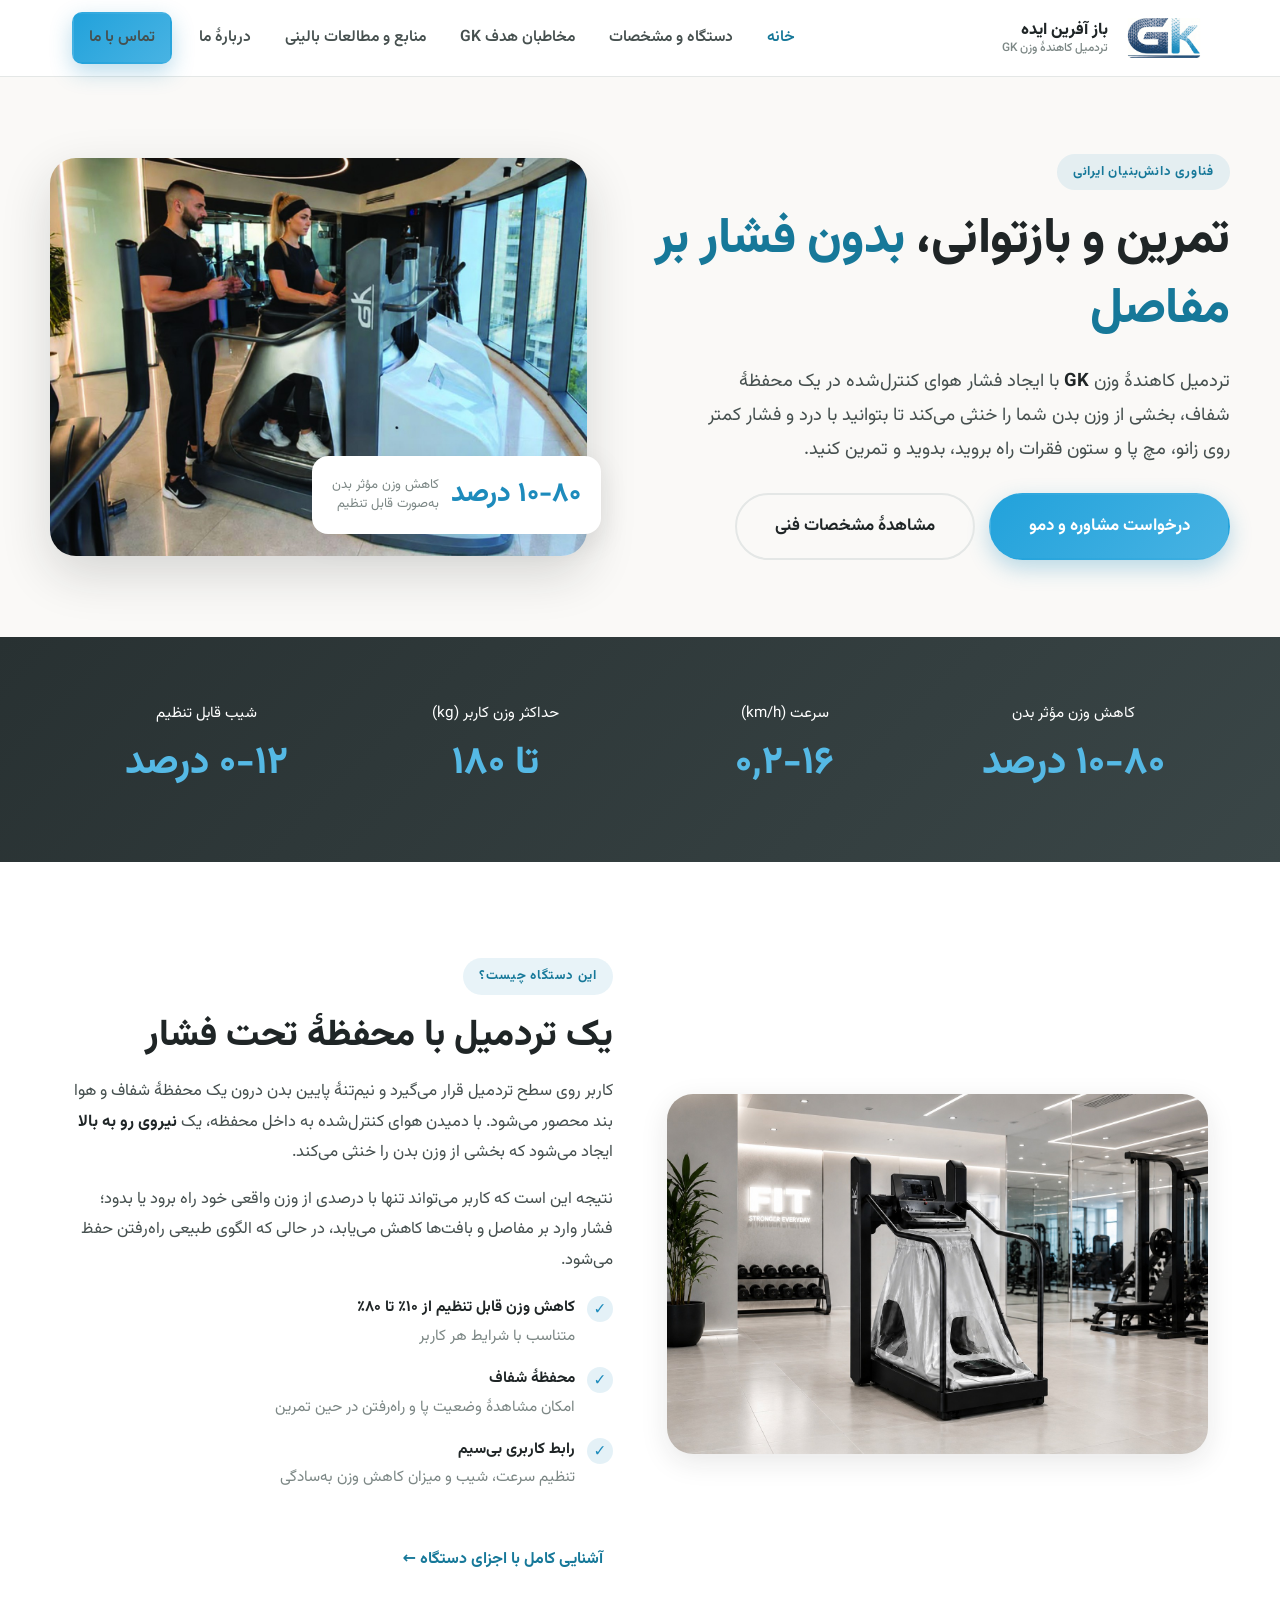
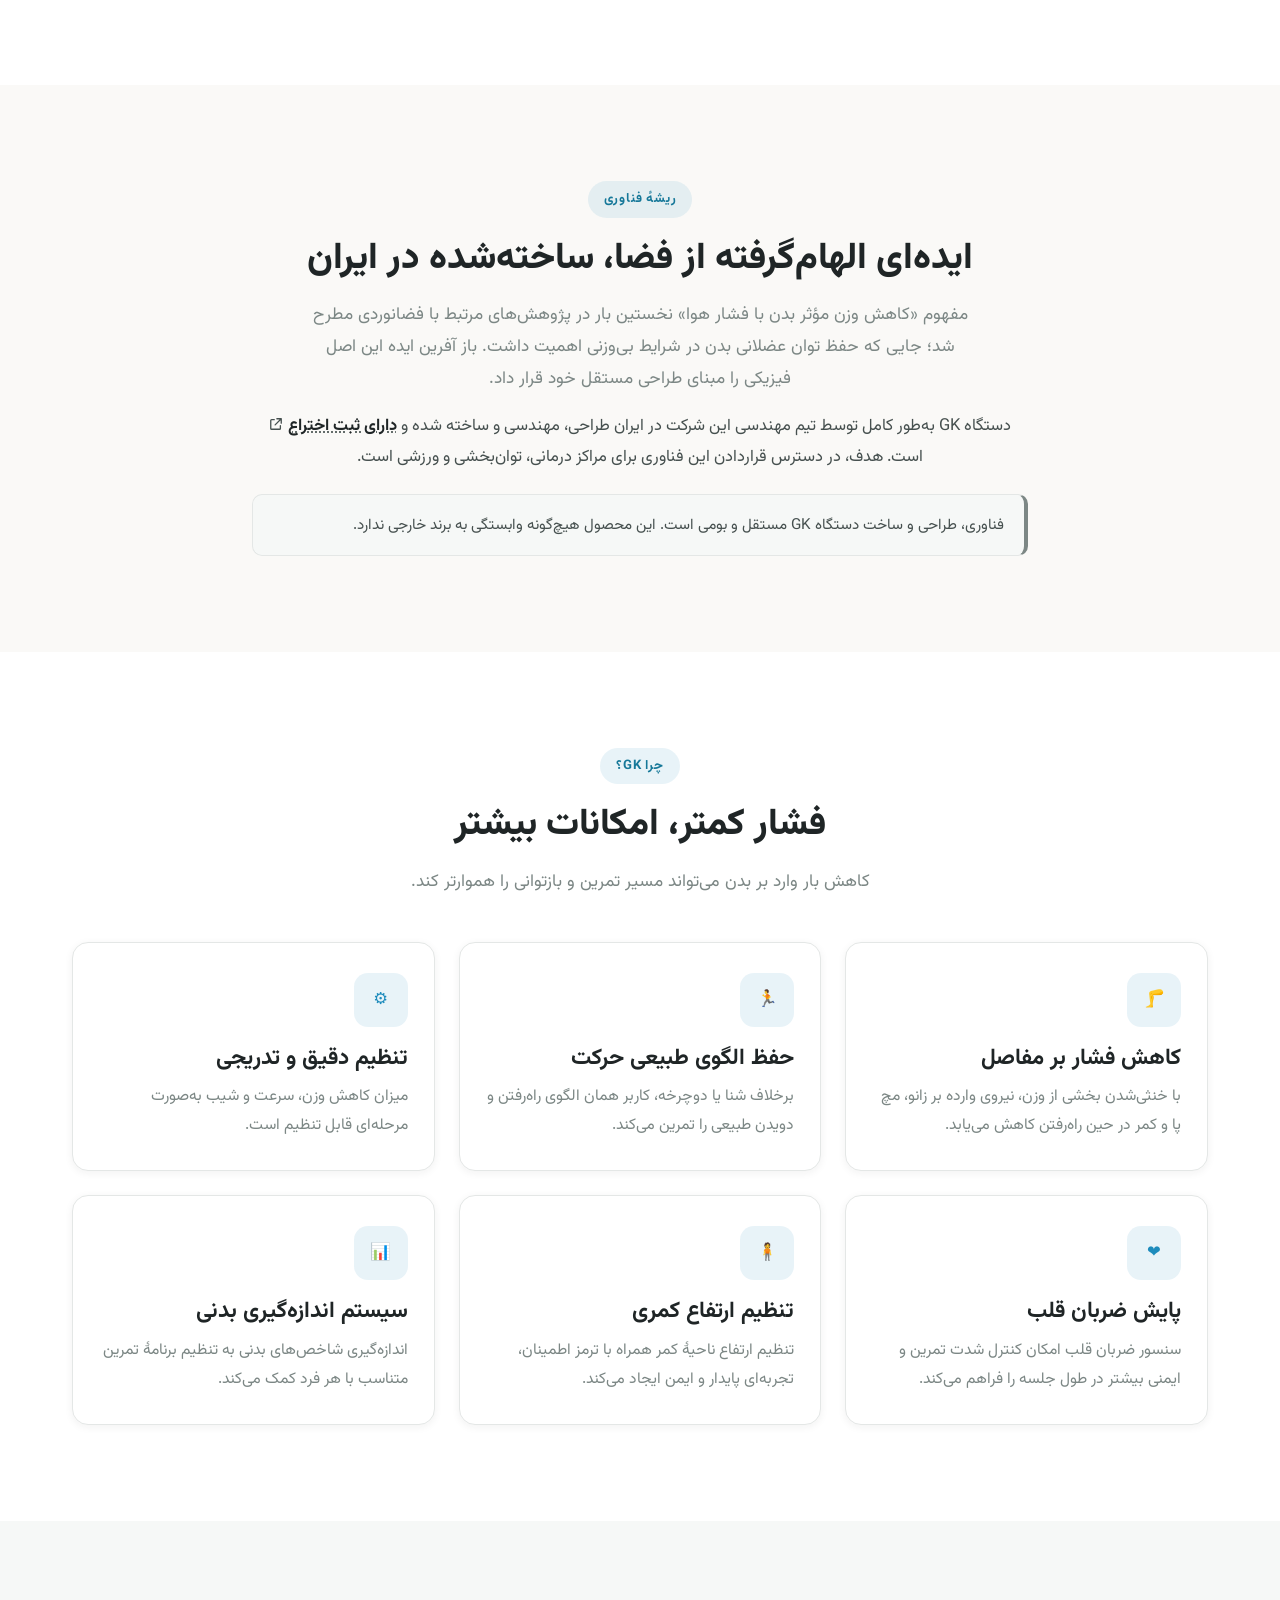
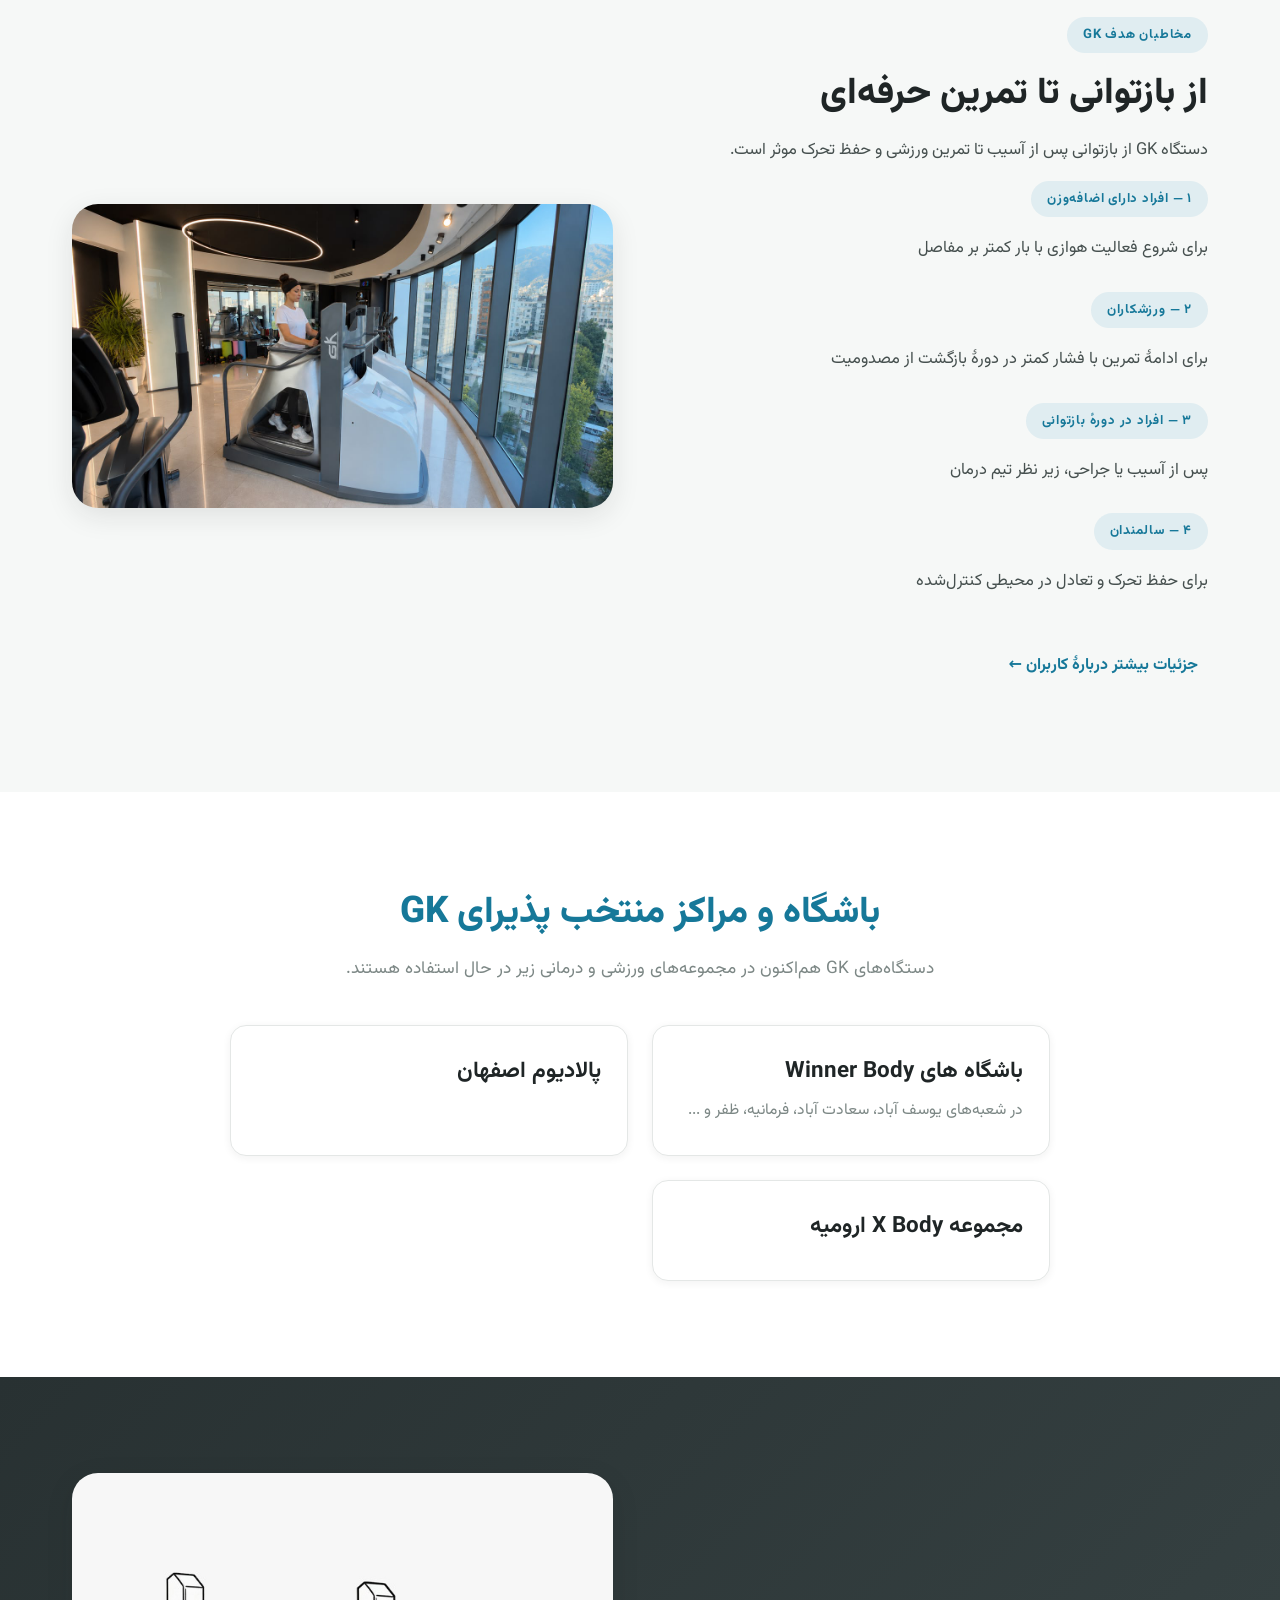
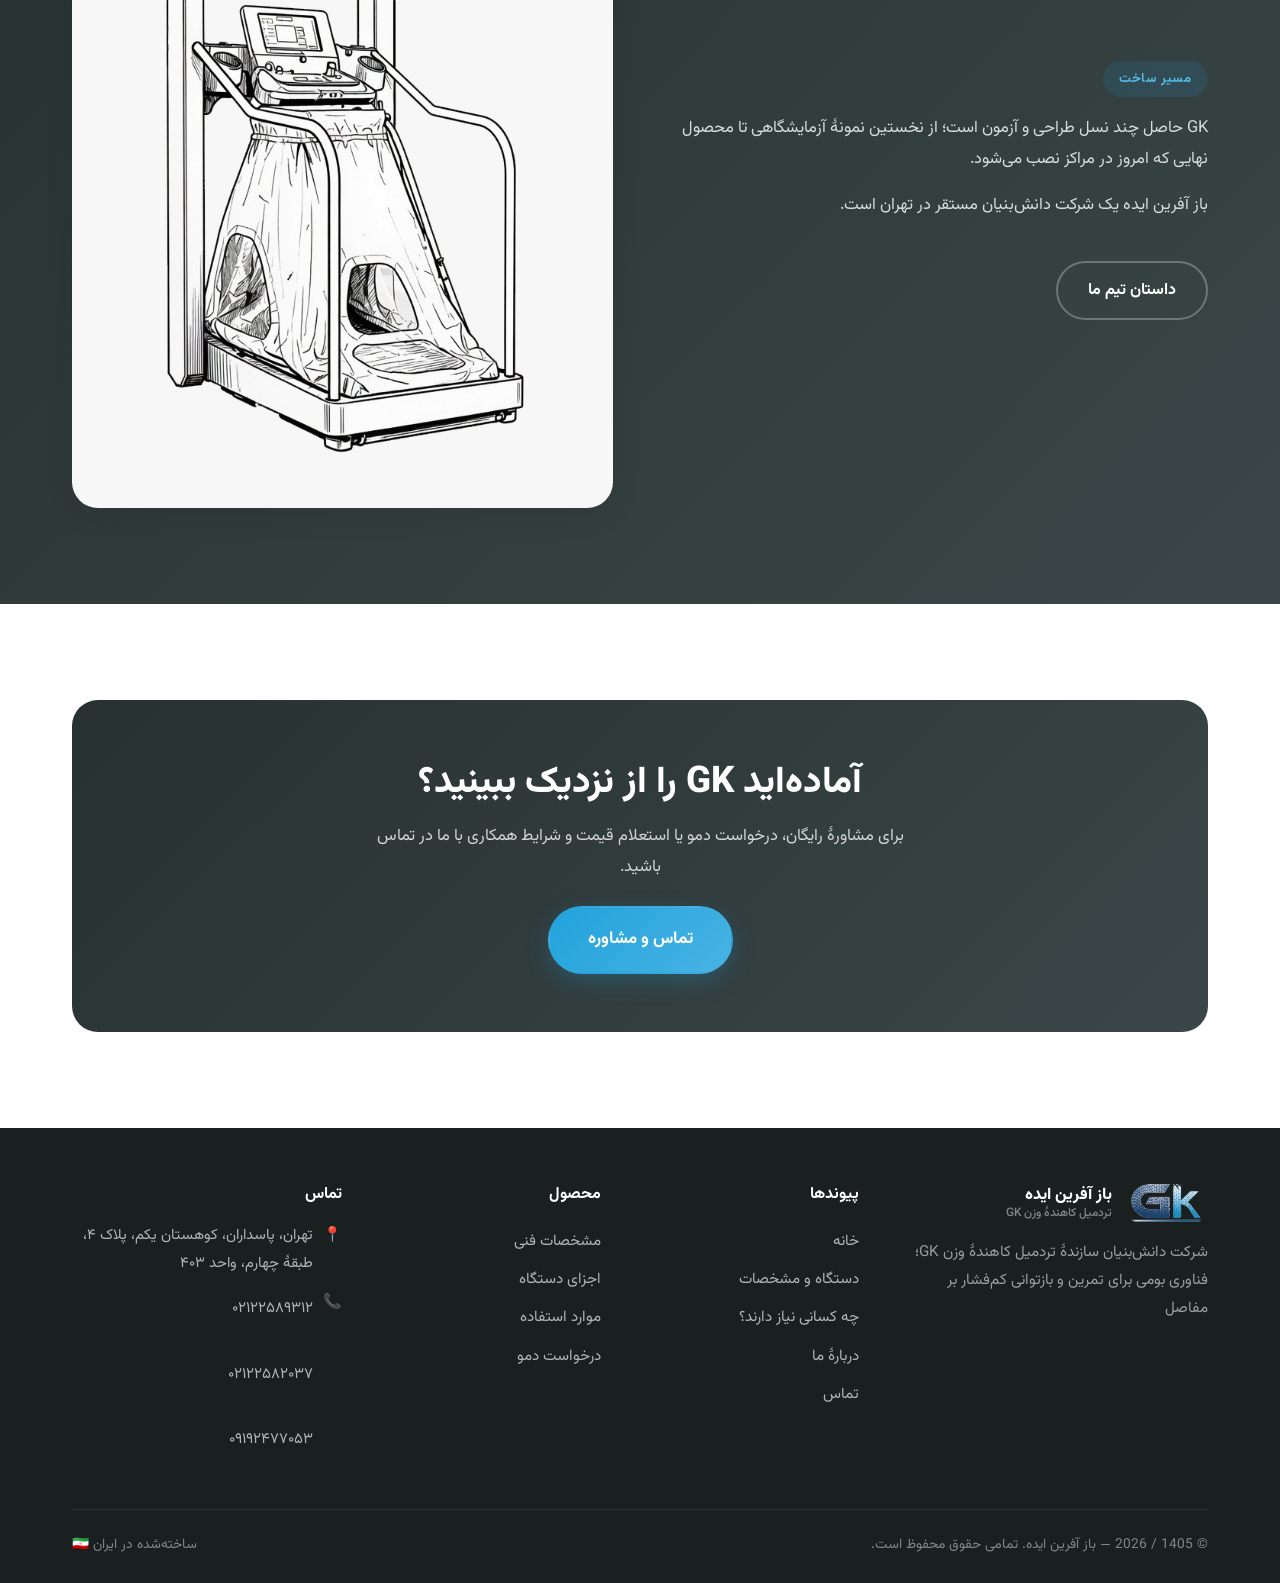
<file: site/index.html>
<!DOCTYPE html>
<html lang="fa" dir="rtl">
<head>
  <meta charset="UTF-8">
  <meta name="viewport" content="width=device-width, initial-scale=1.0">
  <title>تردمیل کاهنده وزن GK | باز آفرین ایده</title>
  <meta name="description" content="تردمیل کاهنده وزن GK، ساختهٔ شرکت دانش‌بنیان باز آفرین ایده؛ فناوری کاهش وزن مؤثر بدن با محفظهٔ تحت فشار برای تمرین و بازتوانی کم‌فشار روی مفاصل.">
  <meta name="theme-color" content="#283132">
  <link rel="icon" href="assets/logos/gk-logo-wide.png" type="image/png">
  <link rel="stylesheet" href="css/styles.css">
</head>
<body>

  <!-- ============ HEADER ============ -->
  <header class="site-header">
    <div class="container nav">
      <a class="brand" href="index.html" aria-label="باز آفرین ایده — خانه">
        <img src="assets/logos/gk-logo-wide.png" alt="لوگوی GK">
        <span class="brand-text"><b>باز آفرین ایده</b><span>تردمیل کاهندهٔ وزن GK</span></span>
      </a>
      <nav class="nav-links" aria-label="ناوبری اصلی">
        <a href="index.html" class="nav-view-link active" data-view="home">خانه</a>
        <a href="product.html">دستگاه و مشخصات</a>
        <a href="who-needs.html">مخاطبان هدف GK</a>
        <a href="index.html?view=studies" class="nav-view-link" data-view="studies">منابع و مطالعات بالینی</a>
        <a href="about.html">دربارهٔ ما</a>
        <span class="nav-cta"><a class="btn btn-primary" href="contact.html">تماس با ما</a></span>
      </nav>
      <button class="nav-toggle" aria-label="باز و بستن منو" aria-expanded="false" aria-controls="nav">
        <span></span><span></span><span></span>
      </button>
    </div>
  </header>

  <main>
    <div id="view-home" class="site-view is-active">
    <!-- ============ HERO ============ -->
    <section class="hero">
      <div class="container hero-grid">
        <div class="hero-copy">
          <span class="eyebrow">فناوری دانش‌بنیان ایرانی</span>
          <h1 class="hero-title">تمرین و بازتوانی، <span class="accent">بدون فشار بر مفاصل</span></h1>
          <p class="hero-lead">
            تردمیل کاهندهٔ وزن <strong>GK</strong> با ایجاد فشار هوای کنترل‌شده در یک محفظهٔ شفاف،
            بخشی از وزن بدن شما را خنثی می‌کند تا بتوانید با درد و فشار کمتر روی زانو، مچ پا و ستون فقرات
            راه بروید، بدوید و تمرین کنید.
          </p>
          <div class="hero-actions">
            <a class="btn btn-primary btn-lg" href="contact.html">درخواست مشاوره و دمو</a>
            <a class="btn btn-outline btn-lg" href="product.html">مشاهدهٔ مشخصات فنی</a>
          </div>
        </div>
        <div class="hero-media">
          <img src="assets/img/hero-gym.jpg" alt="استفاده از تردمیل کاهندهٔ وزن GK در باشگاه" loading="eager">
          <div class="hero-badge">
            <span class="num">۱۰-۸۰ درصد</span>
            <span class="lbl">کاهش وزن مؤثر بدن<br>به‌صورت قابل تنظیم</span>
          </div>
        </div>
      </div>
    </section>

    <!-- ============ STAT STRIP ============ -->
    <section class="section section-dark" style="padding-block: clamp(34px,5vw,52px)">
      <div class="container">
        <div class="stats">
          <div class="stat reveal"><div class="num">۱۰-۸۰ درصد</div><div class="lbl">کاهش وزن مؤثر بدن</div></div>
          <div class="stat reveal"><div class="num">۰,۲-۱۶</div><div class="lbl">سرعت (km/h)</div></div>
          <div class="stat reveal"><div class="num">تا ۱۸۰</div><div class="lbl">حداکثر وزن کاربر (kg)</div></div>
          <div class="stat reveal"><div class="num">۰-۱۲ درصد</div><div class="lbl">شیب قابل تنظیم</div></div>
        </div>
      </div>
    </section>

    <!-- ============ WHAT IS IT ============ -->
    <section class="section">
      <div class="container">
        <div class="split">
          <div class="split-media reveal">
            <img src="assets/img/gk-treadmill-gym.jpg" alt="تردمیل کاهندهٔ وزن جی کاه GK با محفظهٔ تحت فشار در باشگاه">
          </div>
          <div class="reveal">
            <span class="eyebrow">این دستگاه چیست؟</span>
            <h2 class="section-title">یک تردمیل با محفظهٔ تحت فشار</h2>
            <p>
              کاربر روی سطح تردمیل قرار می‌گیرد و نیم‌تنهٔ پایین بدن درون یک محفظهٔ شفاف و هوا بند
              محصور می‌شود. با دمیدن هوای کنترل‌شده به داخل محفظه، یک <strong>نیروی رو به بالا</strong>
              ایجاد می‌شود که بخشی از وزن بدن را خنثی می‌کند.
            </p>
            <p>
              نتیجه این است که کاربر می‌تواند تنها با درصدی از وزن واقعی خود راه برود یا بدود؛
              فشار وارد بر مفاصل و بافت‌ها کاهش می‌یابد، در حالی که الگوی طبیعی راه‌رفتن حفظ می‌شود.
            </p>
            <ul class="feature-list">
              <li><span class="tick">✓</span><span><b>کاهش وزن قابل تنظیم از ۱۰٪ تا ۸۰٪</b>متناسب با شرایط هر کاربر</span></li>
              <li><span class="tick">✓</span><span><b>محفظهٔ شفاف</b>امکان مشاهدهٔ وضعیت پا و راه‌رفتن در حین تمرین</span></li>
              <li><span class="tick">✓</span><span><b>رابط کاربری بی‌سیم</b>تنظیم سرعت، شیب و میزان کاهش وزن به‌سادگی</span></li>
            </ul>
            <a class="btn btn-ghost mt-24" href="product.html">آشنایی کامل با اجزای دستگاه ←</a>
          </div>
        </div>
      </div>
    </section>

    <!-- ============ ORIGIN / TECH ============ -->
    <section class="section section-cream">
      <div class="container narrow center">
        <span class="eyebrow">ریشهٔ فناوری</span>
        <h2 class="section-title">ایده‌ای الهام‌گرفته از فضا، ساخته‌شده در ایران</h2>
        <p class="section-lead" style="margin-inline:auto">
          مفهوم «کاهش وزن مؤثر بدن با فشار هوا» نخستین بار در پژوهش‌های مرتبط با فضانوردی
          مطرح شد؛ جایی که حفظ توان عضلانی بدن در شرایط بی‌وزنی اهمیت داشت. باز آفرین ایده
          این اصل فیزیکی را مبنای طراحی مستقل خود قرار داد.
        </p>
        <p class="narrow" style="margin-inline:auto">
          دستگاه GK به‌طور کامل توسط تیم مهندسی این شرکت در ایران طراحی، مهندسی و ساخته شده و
          <a href="assets/docs/patent-certificate.pdf" target="_blank" rel="noopener"
             class="patent-link" title="مشاهدهٔ گواهی ثبت اختراع"
             aria-label="مشاهدهٔ گواهی ثبت اختراع"><strong>دارای ثبت اختراع</strong></a> است. هدف، در دسترس قراردادن این فناوری برای مراکز
          درمانی، توان‌بخشی و ورزشی است.
        </p>
        <div class="notice info" style="margin-top:22px; text-align:right">
          فناوری، طراحی و ساخت دستگاه GK مستقل و بومی است. این محصول هیچ‌گونه وابستگی به برند خارجی ندارد.
        </div>
      </div>
    </section>

    <!-- ============ KEY BENEFITS ============ -->
    <section class="section">
      <div class="container">
        <div class="center" style="margin-bottom:44px">
          <span class="eyebrow">چرا GK؟</span>
          <h2 class="section-title">فشار کمتر، امکانات بیشتر</h2>
          <p class="section-lead" style="margin-inline:auto">کاهش بار وارد بر بدن می‌تواند مسیر تمرین و بازتوانی را هموارتر کند.</p>
        </div>
        <div class="grid grid-3">
          <div class="card reveal">
            <div class="ic">🦵</div>
            <h3>کاهش فشار بر مفاصل</h3>
            <p>با خنثی‌شدن بخشی از وزن، نیروی وارده بر زانو، مچ پا و کمر در حین راه‌رفتن کاهش می‌یابد.</p>
          </div>
          <div class="card reveal">
            <div class="ic">🏃</div>
            <h3>حفظ الگوی طبیعی حرکت</h3>
            <p>برخلاف شنا یا دوچرخه، کاربر همان الگوی راه‌رفتن و دویدن طبیعی را تمرین می‌کند.</p>
          </div>
          <div class="card reveal">
            <div class="ic">⚙️</div>
            <h3>تنظیم دقیق و تدریجی</h3>
            <p>میزان کاهش وزن، سرعت و شیب به‌صورت مرحله‌ای قابل تنظیم است.</p>
          </div>
          <div class="card reveal">
            <div class="ic">❤️</div>
            <h3>پایش ضربان قلب</h3>
            <p>سنسور ضربان قلب امکان کنترل شدت تمرین و ایمنی بیشتر در طول جلسه را فراهم می‌کند.</p>
          </div>
          <div class="card reveal">
            <div class="ic">🧍</div>
            <h3>تنظیم ارتفاع کمری</h3>
            <p>تنظیم ارتفاع ناحیهٔ کمر همراه با ترمز اطمینان، تجربه‌ای پایدار و ایمن ایجاد می‌کند.</p>
          </div>
          <div class="card reveal">
            <div class="ic">📊</div>
            <h3>سیستم اندازه‌گیری بدنی</h3>
            <p>اندازه‌گیری شاخص‌های بدنی به تنظیم برنامهٔ تمرین متناسب با هر فرد کمک می‌کند.</p>
          </div>
        </div>
      </div>
    </section>

    <!-- ============ AUDIENCE ============ -->
    <section class="section section-soft">
      <div class="container">
        <div class="split reverse">
          <div class="split-media reveal">
            <img src="assets/img/gk-clinic-user-training.jpg" alt="زن در حال تمرین با تردمیل کاهندهٔ وزن جی کاه GK در کلینیک مدرن">
          </div>
          <div class="reveal">
            <span class="eyebrow">مخاطبان هدف GK</span>
            <h2 class="section-title">از بازتوانی تا تمرین حرفه‌ای</h2>
            <p>دستگاه GK از بازتوانی پس از آسیب تا تمرین ورزشی و حفظ تحرک موثر است.</p>
            <div class="audience-blocks">
              <div class="reveal" style="margin-bottom:28px">
                <span class="eyebrow">۱ — افراد دارای اضافه‌وزن</span>
                <p>برای شروع فعالیت هوازی با بار کمتر بر مفاصل</p>
              </div>
              <div class="reveal" style="margin-bottom:28px">
                <span class="eyebrow">۲ — ورزشکاران</span>
                <p>برای ادامهٔ تمرین با فشار کمتر در دورهٔ بازگشت از مصدومیت</p>
              </div>
              <div class="reveal" style="margin-bottom:28px">
                <span class="eyebrow">۳ — افراد در دورهٔ بازتوانی</span>
                <p>پس از آسیب یا جراحی، زیر نظر تیم درمان</p>
              </div>
              <div class="reveal">
                <span class="eyebrow">۴ — سالمندان</span>
                <p>برای حفظ تحرک و تعادل در محیطی کنترل‌شده</p>
              </div>
            </div>
            <a class="btn btn-ghost mt-24" href="who-needs.html">جزئیات بیشتر دربارهٔ کاربران ←</a>
          </div>
        </div>
      </div>
    </section>

    <!-- ============ TRACTION ============ -->
    <section class="section">
      <div class="container center">
        <h2 class="section-title" style="color: var(--blue-700)">باشگاه و مراکز منتخب پذیرای GK</h2>
        <p class="section-lead" style="margin-inline:auto; margin-bottom:40px">
          دستگاه‌های GK هم‌اکنون در مجموعه‌های ورزشی و درمانی زیر در حال استفاده هستند.
        </p>
        <div class="grid grid-2" style="max-width:820px; margin-inline:auto">
          <div class="card reveal" style="text-align:right">
            <h3>باشگاه های Winner Body</h3>
            <p>در شعبه‌های یوسف آباد، سعادت آباد، فرمانیه، ظفر و ...</p>
          </div>
          <div class="card reveal" style="text-align:right">
            <h3>پالادیوم اصفهان</h3>
          </div>
          <div class="card reveal" style="text-align:right">
            <h3>مجموعه X Body ارومیه</h3>
          </div>
        </div>
      </div>
    </section>

    <!-- ============ DEV STORY TEASER ============ -->
    <section class="section section-dark">
      <div class="container">
        <div class="split">
          <div class="reveal">
            <span class="eyebrow">مسیر ساخت</span>
            <p>
              GK حاصل چند نسل طراحی و آزمون است؛ از نخستین نمونهٔ آزمایشگاهی تا محصول نهایی که امروز در مراکز نصب می‌شود.
            </p>
            <p>باز آفرین ایده یک شرکت دانش‌بنیان مستقر در تهران است.</p>
            <a class="btn btn-outline mt-24" href="about.html">داستان تیم ما</a>
          </div>
          <div class="split-media reveal">
            <img src="assets/img/gk-treadmill-line-drawing.jpg" alt="طراحی خطی فنی تردمیل کاهندهٔ وزن جی کاه GK با نمای سه‌ربعی از ساختار، محفظه و پنل کنترل">
          </div>
        </div>
      </div>
    </section>

    <!-- ============ FINAL CTA ============ -->
    <section class="section">
      <div class="container">
        <div class="cta-band reveal">
          <h2>آماده‌اید GK را از نزدیک ببینید؟</h2>
          <p>برای مشاورهٔ رایگان، درخواست دمو یا استعلام قیمت و شرایط همکاری با ما در تماس باشید.</p>
          <a class="btn btn-primary btn-lg" href="contact.html">تماس و مشاوره</a>
        </div>
      </div>
    </section>
    </div><!-- /view-home -->

    <div id="view-studies" class="site-view">
      <section class="page-head">
        <div class="container">
          <div class="crumbs"><a href="index.html" data-view="home" class="nav-view-link">خانه</a> / منابع و مطالعات بالینی</div>
          <h1>مطالعات بالینی و شواهد درمانی</h1>
          <p>نتایج بالینی و تجربیات بازتوانی با فناوری کاهش وزن و فشار هوای مثبت</p>
        </div>
      </section>

      <section class="section section-soft">
        <div class="container">
          <p class="section-lead narrow center" style="margin-inline:auto">
            مجموعه‌ای از مقالات و مطالعات بالینی منتشر شده توسط متخصصان فیزیوتراپی و طب ورزشی در کاربرد فناوری تردمیل ضد جاذبه.
          </p>

          <div class="case-filters reveal" role="tablist" aria-label="فیلتر مطالعات بالینی">
            <button type="button" class="filter-btn active" data-filter="all">همه</button>
            <button type="button" class="filter-btn" data-filter="neuro">مغز و اعصاب</button>
            <button type="button" class="filter-btn" data-filter="ortho">ارتوپدی و مفاصل</button>
            <button type="button" class="filter-btn" data-filter="foot">پا و مچ</button>
            <button type="button" class="filter-btn" data-filter="cardio">قلب، عروق و متابولیک</button>
            <button type="button" class="filter-btn" data-filter="geriatric">طب سالمندان</button>
          </div>

          <div class="case-studies-grid">
            <article class="case-card reveal" data-category="neuro">
              <div class="case-card-body" lang="fa" dir="rtl">
                <p class="case-meta"><span lang="fa" dir="rtl">مغز و اعصاب</span> | <span dir="ltr">Karen Shuler, PT, DPT</span></p>
                <h3 class="case-title" lang="fa" dir="rtl">آتروفی مخچه</h3>
                <p class="case-summary" lang="fa" dir="rtl">بیماران با اختلال تعادل در معرض خطر بالای زمین‌خوردن هستند و این موضوع استقلال و کیفیت زندگی آنها را به‌شدت تحت تأثیر قرار می‌دهد. تمرین با فشار مثبت اندام تحتانی روشی مؤثر برای کار روی تعادل ایستا و پویا و بازیابی عملکرد است.</p>
                <ul class="case-points" lang="fa" dir="rtl">
                  <li lang="fa" dir="rtl">انجام تمرین راه‌رفتن و فعالیت‌های تعادلی پویا با ایمنی بیشتر</li>
                  <li lang="fa" dir="rtl">اصلاح سیستماتیک راه‌رفتن و بازگرداندن مکانیک صحیح حرکت</li>
                  <li lang="fa" dir="rtl">ثبت و پیگیری عینی روند پیشرفت</li>
                </ul>
                <a class="btn btn-ghost case-cta" href="assets/case-studies/cerebellar-atrophy.pdf" target="_blank" rel="noopener" download dir="rtl">مشاهده و دانلود مقاله (PDF) ←</a>
              </div>
            </article>

            <article class="case-card reveal" data-category="ortho">
              <div class="case-card-body" lang="fa" dir="rtl">
                <p class="case-meta"><span lang="fa" dir="rtl">ارتوپدی و مفاصل</span> | <span dir="ltr">Vinny Comiskey, MA, ATC, CSCS</span></p>
                <h3 class="case-title" lang="fa" dir="rtl">ترمیم لابروم لگن و شکستگی کوچک</h3>
                <p class="case-summary" lang="fa" dir="rtl">جراحی‌های غضروفی اغلب نیازمند دورهٔ تحمل وزن جزئی یا اصلاح‌شده هستند تا به بافت در حال ترمیم آسیبی وارد نشود. تردمیل ضدجاذبه وضعیت تحمل وزن را با دقت یک درصد، از ۱۰۰٪ تا ۲۰٪ وزن بدن اندازه‌گیری می‌کند.</p>
                <ul class="case-points" lang="fa" dir="rtl">
                  <li lang="fa" dir="rtl">تحمل وزن ایمن و راحت مطابق با محدودیت‌های پس از جراحی</li>
                  <li lang="fa" dir="rtl">بازگرداندن مکانیک طبیعی راه‌رفتن بدون درد</li>
                  <li lang="fa" dir="rtl">افزایش تدریجی فشار تمرینات پا برای بالا بردن قدرت، تعادل و توان بدن</li>
                </ul>
                <a class="btn btn-ghost case-cta" href="assets/case-studies/hip-labrum-repair-and-microfracture.pdf" target="_blank" rel="noopener" download dir="rtl">مشاهده و دانلود مقاله (PDF) ←</a>
              </div>
            </article>

            <article class="case-card reveal" data-category="ortho">
              <div class="case-card-body" lang="fa" dir="rtl">
                <p class="case-meta"><span lang="fa" dir="rtl">ارتوپدی و مفاصل</span> | <span dir="ltr">Monique Werner, PT, OCS</span></p>
                <h3 class="case-title" lang="fa" dir="rtl">جراحی برداشتن مینیسک</h3>
                <p class="case-summary" lang="fa" dir="rtl">جراحی مینیسک می‌تواند هنگام تحمل وزن و راه‌رفتن حساسیت ایجاد کند. بارگذاری زودهنگام ناحیهٔ در حال ترمیم به تورم و درد پایدار منجر می‌شود؛ تردمیل ضدجاذبه فعالیت‌های زنجیرهٔ بسته را با فشار کمتر بر مفصل زانو ممکن می‌کند.</p>
                <ul class="case-points" lang="fa" dir="rtl">
                  <li lang="fa" dir="rtl">بارگذاری ایمن اندام تحتانی و پیشگیری از تشدید آسیب بافت</li>
                  <li lang="fa" dir="rtl">پیگیری دقیق روند بازگشت به تحمل کامل وزن</li>
                  <li lang="fa" dir="rtl">تشویق به حرکت برای کاهش التهاب و خشکی مفصل</li>
                </ul>
                <a class="btn btn-ghost case-cta" href="assets/case-studies/partial-meniscectomy.pdf" target="_blank" rel="noopener" download dir="rtl">مشاهده و دانلود مقاله (PDF) ←</a>
              </div>
            </article>

            <article class="case-card reveal" data-category="foot">
              <div class="case-card-body" lang="fa" dir="rtl">
                <p class="case-meta"><span lang="fa" dir="rtl">پا و مچ</span> | <span dir="ltr">James Creasey, BSc (Hons) MCSP</span></p>
                <h3 class="case-title" lang="fa" dir="rtl">سندرم درد ناحیه‌ای پیچیده (CRPS)</h3>
                <p class="case-summary" lang="fa" dir="rtl">بیماران مبتلا به CRPS ممکن است با درد شدید و از دست دادن عملکرد خود، ناتوان شوند. تردمیل ضدجاذبه با اندازه‌گیری و کنترل دقیق وزن، بارگذاری تدریجی اندام دردناک را برای کاهش حساسیت ممکن می‌کند.</p>
                <ul class="case-points" lang="fa" dir="rtl">
                  <li lang="fa" dir="rtl">بارگذاری دقیق و پیش‌رونده روی اندام تحتانی دردناک</li>
                  <li lang="fa" dir="rtl">بازگرداندن مکانیک طبیعی راه‌رفتن در محیطی کنترل‌شده</li>
                  <li lang="fa" dir="rtl">اصلاح آسان پروتکل درمان بر اساس پاسخ بیمار</li>
                </ul>
                <a class="btn btn-ghost case-cta" href="assets/case-studies/complex-regional-pain-syndrome.pdf" target="_blank" rel="noopener" download dir="rtl">مشاهده و دانلود مقاله (PDF) ←</a>
              </div>
            </article>

            <article class="case-card reveal" data-category="cardio">
              <div class="case-card-body" lang="fa" dir="rtl">
                <p class="case-meta"><span lang="fa" dir="rtl">قلب، عروق و متابولیک</span> | <span dir="ltr">Rohini Chandrashekar, PT, MS, CCS</span></p>
                <h3 class="case-title" lang="fa" dir="rtl">سکتهٔ حاد قلبی و احیای قلب</h3>
                <p class="case-summary" lang="fa" dir="rtl">راه‌رفتن با وزن کاهش‌یافته امکان بازگشت تدریجی به فعالیت قلبی‌عروقی را فراهم می‌کند. کاهش بار فیزیولوژیک بر سیستم قلبی آسیب‌دیده، شروعی ایمن و راحت برای تمرین و بازیابی آمادگی جسمانی است.</p>
                <ul class="case-points" lang="fa" dir="rtl">
                  <li lang="fa" dir="rtl">شروع ایستادن و راه‌رفتن با درصد پایین وزن بدن برای بیماران کم‌توان</li>
                  <li lang="fa" dir="rtl">افزایش تدریجی بار همراه با بهبود استقامت بیمار</li>
                  <li lang="fa" dir="rtl">پایش دقیق تغییرات وضعیت با اندازه‌گیری تحمل بار</li>
                </ul>
                <a class="btn btn-ghost case-cta" href="assets/case-studies/acute-myocardial-infarction.pdf" target="_blank" rel="noopener" download dir="rtl">مشاهده و دانلود مقاله (PDF) ←</a>
              </div>
            </article>

            <article class="case-card reveal" data-category="geriatric">
              <div class="case-card-body" lang="fa" dir="rtl">
                <p class="case-meta"><span lang="fa" dir="rtl">طب سالمندان</span> | <span dir="ltr">Glenda Hill, MSR PT</span></p>
                <h3 class="case-title" lang="fa" dir="rtl">افت عملکرد و کاهش توان حرکتی</h3>
                <p class="case-summary" lang="fa" dir="rtl">بیماران پس از یک دورهٔ بیماری طولانی، جراحی یا بی‌تحرکی طولانی‌مدت دچار افت آمادگی جسمانی می‌شوند. شروع تمرین با درصدی از وزن بدن، گزینه‌ای ایمن و کم‌فشار برای آغاز مسیر بازتوانی است.</p>
                <ul class="case-points" lang="fa" dir="rtl">
                  <li lang="fa" dir="rtl">فشار مثبت اندام تحتانی نقطهٔ شروع آسان‌تری برای بیماران کم‌توان فراهم می‌کند</li>
                  <li lang="fa" dir="rtl">پیگیری عینی پیشرفت، انگیزهٔ ادامهٔ درمان را افزایش می‌دهد</li>
                  <li lang="fa" dir="rtl">بهبود استقلال و ایمنی بیمار در بازگشت به سطح عملکرد پیشین</li>
                </ul>
                <a class="btn btn-ghost case-cta" href="assets/case-studies/functional-decline.pdf" target="_blank" rel="noopener" download dir="rtl">مشاهده و دانلود مقاله (PDF) ←</a>
              </div>
            </article>
          </div>
        </div>
      </section>
    </div><!-- /view-studies -->
  </main>

  <!-- ============ FOOTER ============ -->
  <footer class="site-footer">
    <div class="container">
      <div class="footer-grid">
        <div class="footer-brand">
          <div class="brand">
            <img src="assets/logos/gk-logo-wide-transparent.png" alt="لوگوی GK">
            <span class="brand-text"><b>باز آفرین ایده</b><span>تردمیل کاهندهٔ وزن GK</span></span>
          </div>
          <p class="footer-about">
            شرکت دانش‌بنیان سازندهٔ تردمیل کاهندهٔ وزن GK؛ فناوری بومی برای تمرین و
            بازتوانی کم‌فشار بر مفاصل
          </p>
        </div>
        <div class="footer-col">
          <h4>پیوندها</h4>
          <a href="index.html">خانه</a>
          <a href="product.html">دستگاه و مشخصات</a>
          <a href="who-needs.html">چه کسانی نیاز دارند؟</a>
          <a href="about.html">دربارهٔ ما</a>
          <a href="contact.html">تماس</a>
        </div>
        <div class="footer-col">
          <h4>محصول</h4>
          <a href="product.html">مشخصات فنی</a>
          <a href="product.html#components">اجزای دستگاه</a>
          <a href="who-needs.html">موارد استفاده</a>
          <a href="contact.html">درخواست دمو</a>
        </div>
        <div class="footer-col">
          <h4>تماس</h4>
          <ul class="footer-contact">
            <li><span>📍</span><span>تهران، پاسداران، کوهستان یکم، پلاک ۴، طبقهٔ چهارم، واحد ۴۰۳</span></li>
            <li><span>📞</span><span>
              <a href="tel:+982122589312" dir="ltr">۰۲۱۲۲۵۸۹۳۱۲</a><br>
              <a href="tel:+982122582037" dir="ltr">۰۲۱۲۲۵۸۲۰۳۷</a><br>
              <a href="tel:+989192477053" dir="ltr">۰۹۱۹۲۴۷۷۰۵۳</a>
            </span></li>
          </ul>
        </div>
      </div>
      <div class="footer-bottom">
        <span>© <span data-year></span> — باز آفرین ایده. تمامی حقوق محفوظ است.</span>
        <span>ساخته‌شده در ایران 🇮🇷</span>
      </div>
    </div>
  </footer>

  <script src="js/main.js"></script>
</body>
</html>
</file>
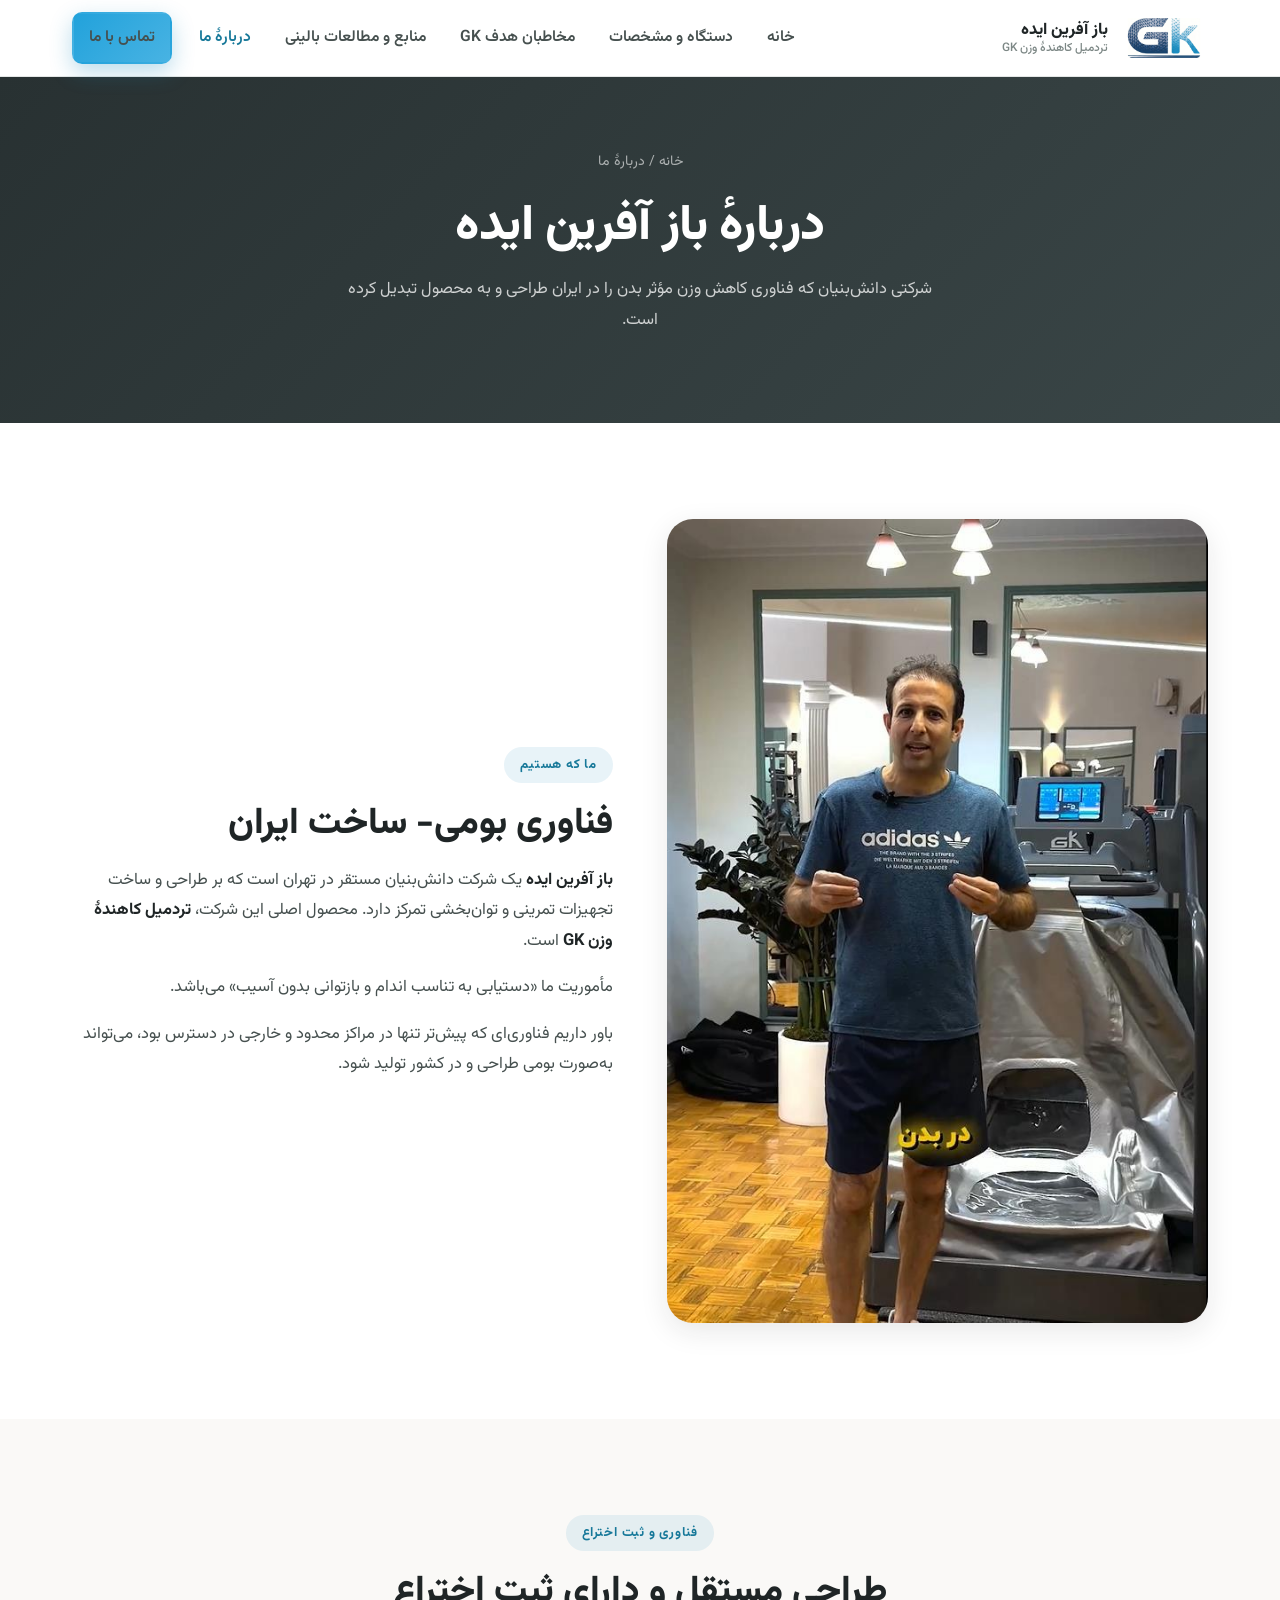
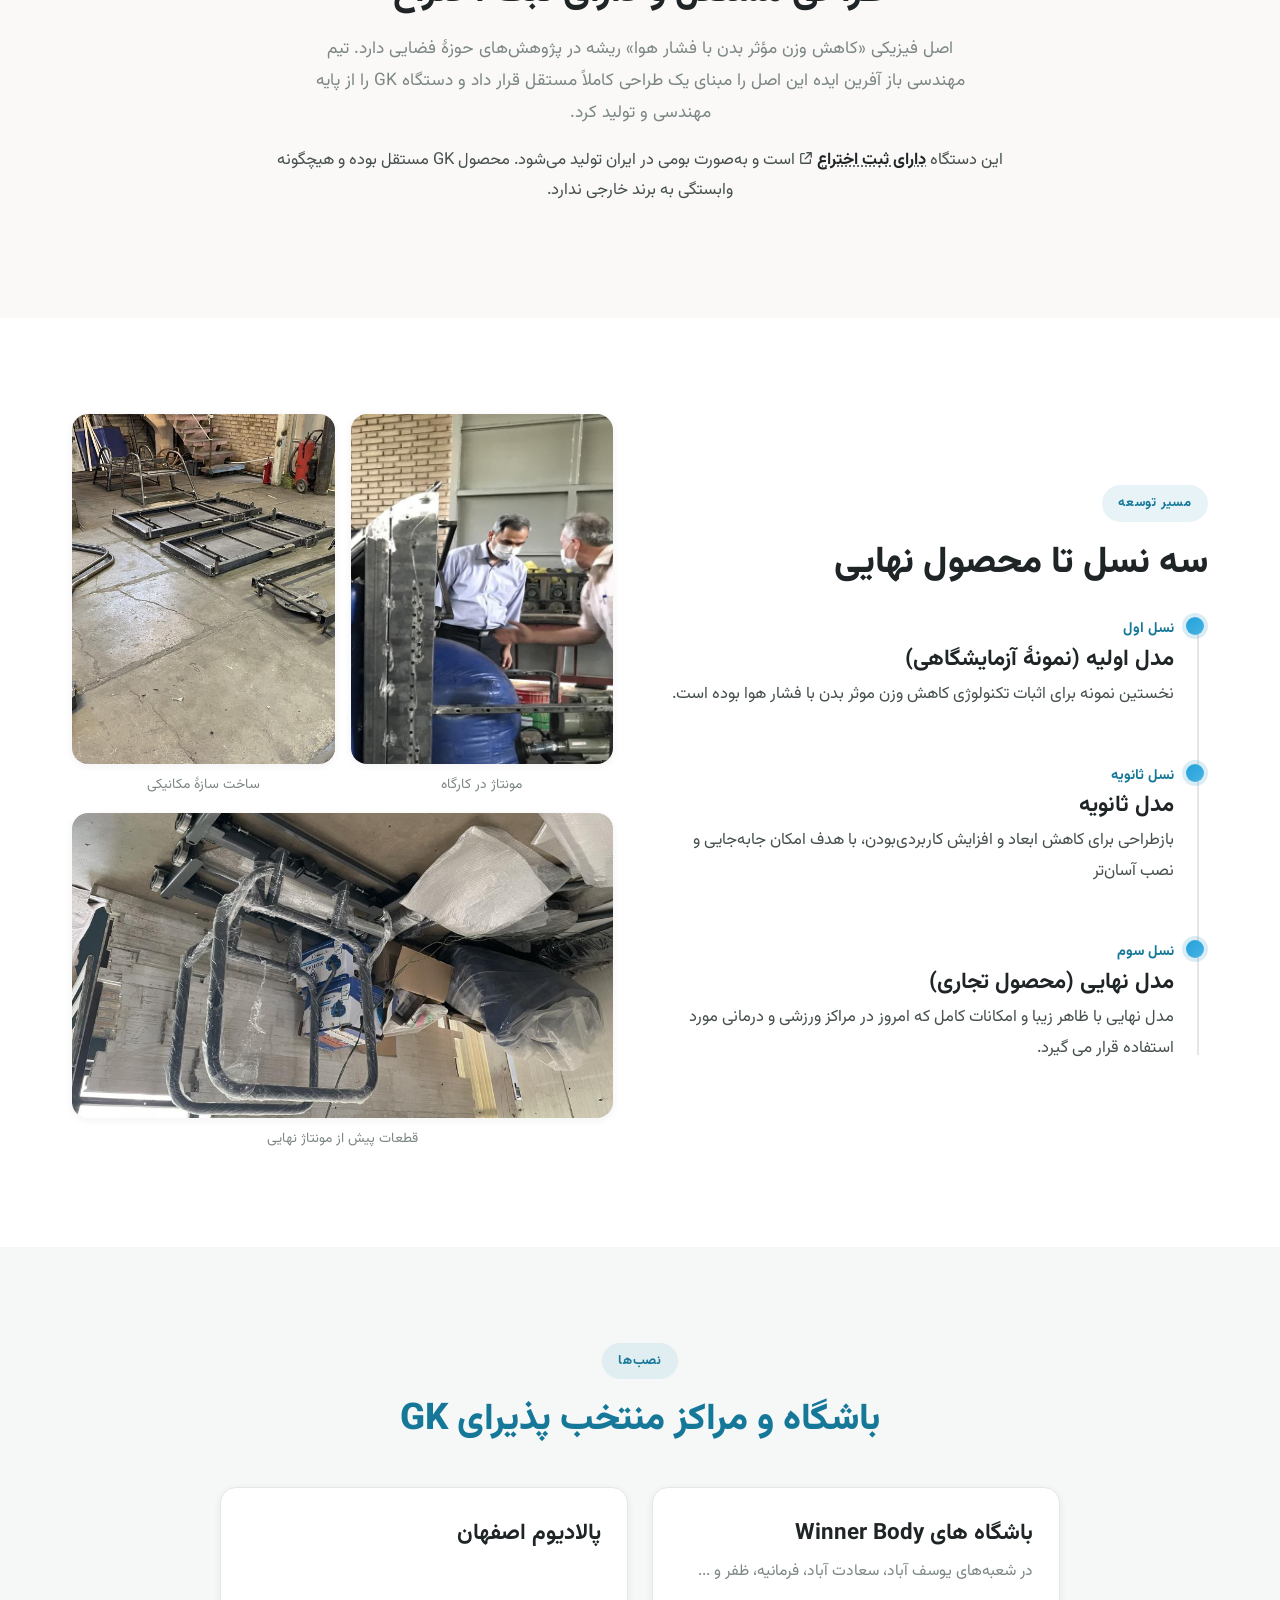
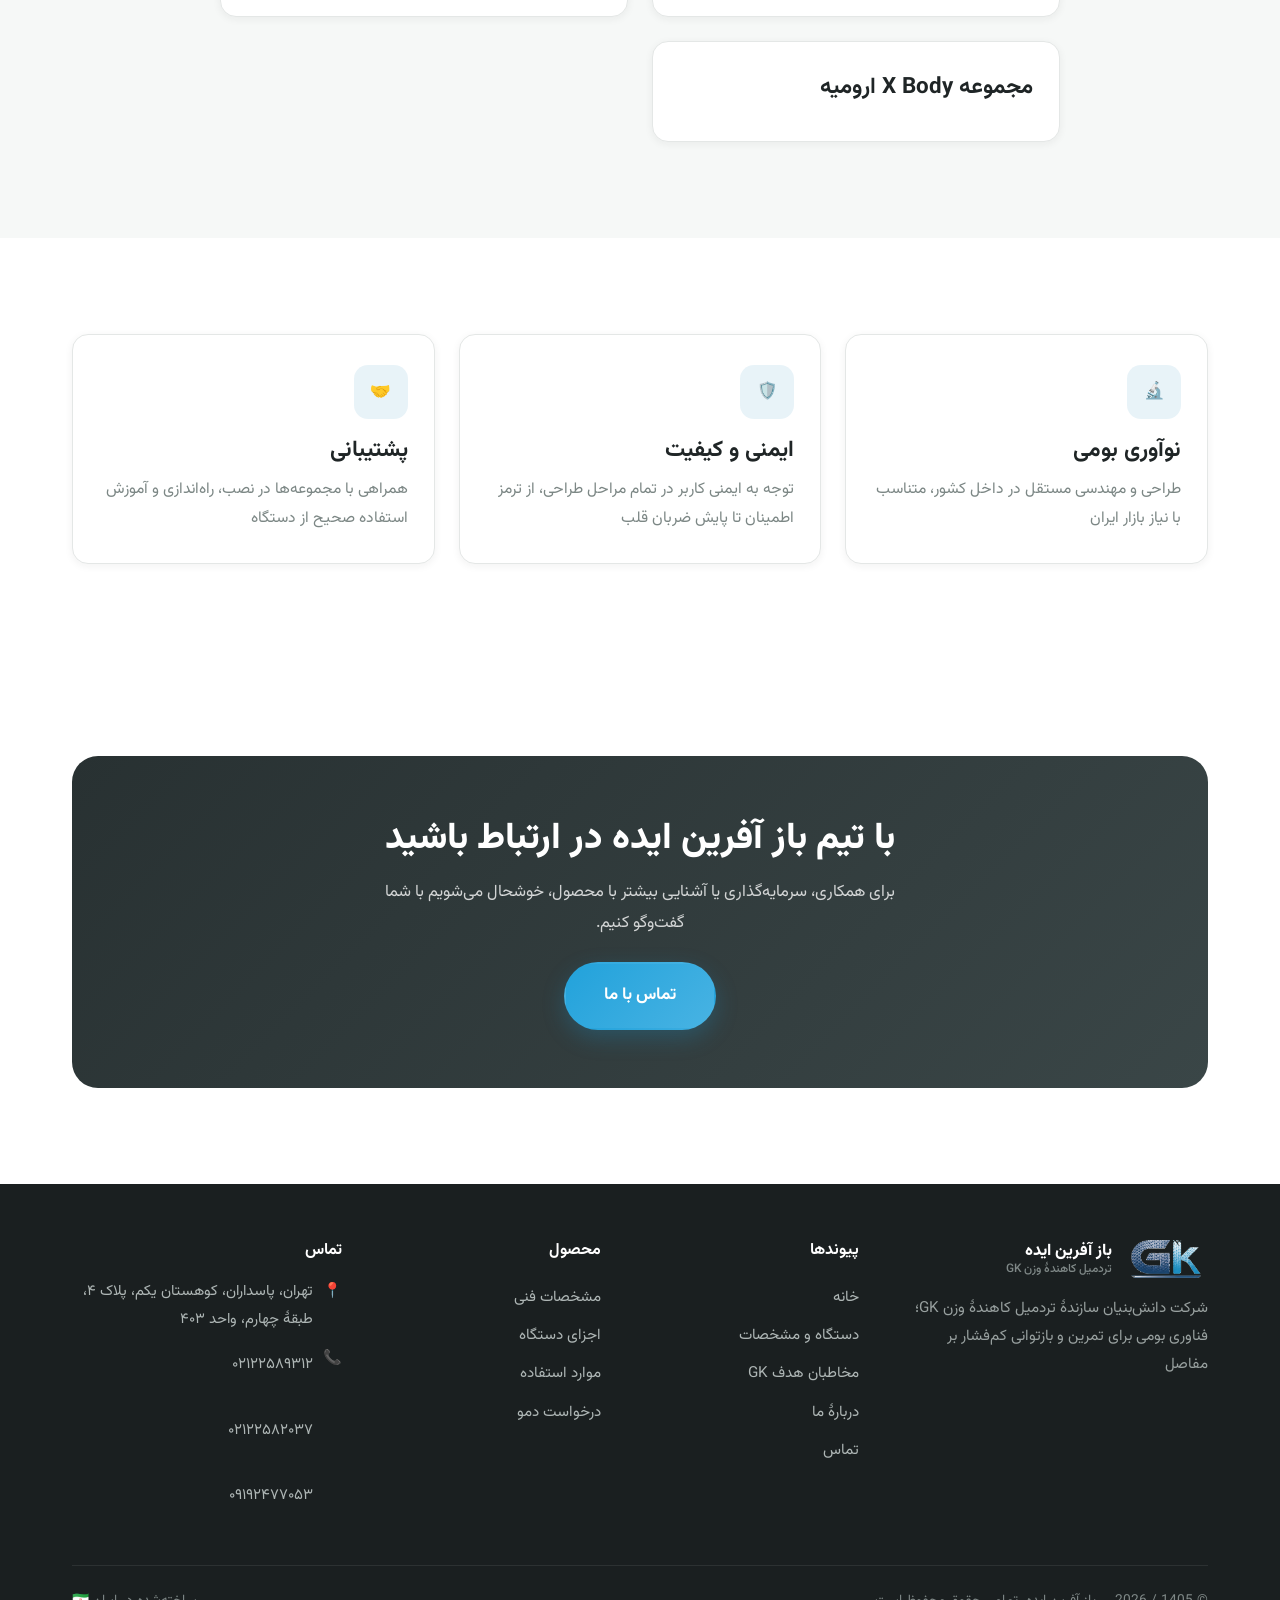
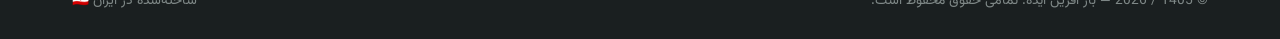
<file: site/about.html>
<!DOCTYPE html>
<html lang="fa" dir="rtl">
<head>
  <meta charset="UTF-8">
  <meta name="viewport" content="width=device-width, initial-scale=1.0">
  <title>دربارهٔ باز آفرین ایده | سازندهٔ تردمیل کاهندهٔ وزن GK</title>
  <meta name="description" content="باز آفرین ایده، شرکت دانش‌بنیان مستقر در تهران و سازندهٔ تردمیل کاهندهٔ وزن GK؛ فناوری مستقل و دارای ثبت اختراع، از نمونهٔ اولیه تا محصول نهایی.">
  <meta name="theme-color" content="#283132">
  <link rel="icon" href="assets/logos/gk-logo-wide.png" type="image/png">
  <link rel="stylesheet" href="css/styles.css">
</head>
<body>

  <header class="site-header">
    <div class="container nav">
      <a class="brand" href="index.html" aria-label="باز آفرین ایده — خانه">
        <img src="assets/logos/gk-logo-wide.png" alt="لوگوی جی کاه GK">
        <span class="brand-text"><b>باز آفرین ایده</b><span>تردمیل کاهندهٔ وزن GK</span></span>
      </a>
      <nav class="nav-links" aria-label="ناوبری اصلی">
        <a href="index.html">خانه</a>
        <a href="product.html">دستگاه و مشخصات</a>
        <a href="who-needs.html">مخاطبان هدف GK</a>
        <a href="index.html?view=studies">منابع و مطالعات بالینی</a>
        <a href="about.html" class="active">دربارهٔ ما</a>
        <span class="nav-cta"><a class="btn btn-primary" href="contact.html">تماس با ما</a></span>
      </nav>
      <button class="nav-toggle" aria-label="باز و بستن منو" aria-expanded="false" aria-controls="nav">
        <span></span><span></span><span></span>
      </button>
    </div>
  </header>

  <main>
    <section class="page-head">
      <div class="container">
        <div class="crumbs"><a href="index.html">خانه</a> / دربارهٔ ما</div>
        <h1>دربارهٔ باز آفرین ایده</h1>
        <p>شرکتی دانش‌بنیان که فناوری کاهش وزن مؤثر بدن را در ایران طراحی و به محصول تبدیل کرده است.</p>
      </div>
    </section>

    <!-- COMPANY OVERVIEW -->
    <section class="section">
      <div class="container">
        <div class="split">
          <div class="split-media reveal"><img src="assets/img/gk-studio.jpg" alt="دستگاه جی کاه ساختهٔ باز آفرین ایده"></div>
          <div class="reveal">
            <span class="eyebrow">ما که هستیم</span>
            <h2 class="section-title">فناوری بومی- ساخت ایران</h2>
            <p>
              <strong>باز آفرین ایده</strong> یک شرکت دانش‌بنیان مستقر در تهران است که بر
              طراحی و ساخت تجهیزات تمرینی و توان‌بخشی تمرکز دارد. محصول اصلی این شرکت،
              <strong>تردمیل کاهندهٔ وزن GK</strong> است.
            </p>
            <p>
              مأموریت ما «دستیابی به تناسب اندام و بازتوانی بدون آسیب» می‌باشد.
            </p>
            <p>
              باور داریم فناوری‌ای که پیش‌تر تنها در مراکز محدود و خارجی در دسترس بود، می‌تواند به‌صورت
              بومی طراحی و در کشور تولید شود.
            </p>
          </div>
        </div>
      </div>
    </section>

    <!-- PATENT / TECH STATEMENT -->
    <section class="section section-cream">
      <div class="container narrow center">
        <span class="eyebrow">فناوری و ثبت اختراع</span>
        <h2 class="section-title">طراحی مستقل و دارای ثبت اختراع</h2>
        <p class="section-lead" style="margin-inline:auto">
          اصل فیزیکی «کاهش وزن مؤثر بدن با فشار هوا» ریشه در پژوهش‌های حوزهٔ فضایی دارد. تیم مهندسی
          باز آفرین ایده این اصل را مبنای یک طراحی کاملاً مستقل قرار داد و دستگاه GK را از پایه
          مهندسی و تولید کرد.
        </p>
        <p class="narrow" style="margin-inline:auto">
          این دستگاه <a href="assets/docs/patent-certificate.pdf" target="_blank" rel="noopener"
             class="patent-link" title="مشاهدهٔ گواهی ثبت اختراع"
             aria-label="مشاهدهٔ گواهی ثبت اختراع"><strong>دارای ثبت اختراع</strong></a> است و به‌صورت بومی در ایران تولید می‌شود.
          محصول GK مستقل بوده و هیچگونه وابستگی به برند خارجی ندارد.
        </p>
      </div>
    </section>

    <!-- TIMELINE -->
    <section class="section">
      <div class="container">
        <div class="split">
          <div class="reveal">
            <span class="eyebrow">مسیر توسعه</span>
            <h2 class="section-title">سه نسل تا محصول نهایی</h2>
            <div class="timeline mt-24">
              <div class="tl-item reveal">
                <span class="yr">نسل اول</span>
                <h3>مدل اولیه (نمونهٔ آزمایشگاهی)</h3>
                <p>نخستین نمونه برای اثبات تکنولوژی کاهش وزن موثر بدن با فشار هوا بوده است.</p>
              </div>
              <div class="tl-item reveal">
                <span class="yr">نسل ثانویه</span>
                <h3>مدل ثانویه</h3>
                <p>بازطراحی برای کاهش ابعاد و افزایش کاربردی‌بودن، با هدف امکان جابه‌جایی و نصب آسان‌تر</p>
              </div>
              <div class="tl-item reveal">
                <span class="yr">نسل سوم</span>
                <h3>مدل نهایی (محصول تجاری)</h3>
                <p>مدل نهایی با ظاهر زیبا و امکانات کامل که امروز در مراکز ورزشی و درمانی مورد استفاده قرار می گیرد.</p>
              </div>
            </div>
          </div>
          <div class="reveal">
            <div class="gallery" style="grid-template-columns:1fr 1fr">
              <figure><img src="assets/img/workshop-assembly.jpg" alt="مونتاژ دستگاه در کارگاه" style="aspect-ratio:3/4"><figcaption>مونتاژ در کارگاه</figcaption></figure>
              <figure><img src="assets/img/workshop-frames.jpg" alt="ساخت سازهٔ مکانیکی" style="aspect-ratio:3/4"><figcaption>ساخت سازهٔ مکانیکی</figcaption></figure>
              <figure style="grid-column:1/-1"><img src="assets/img/workshop-parts.jpg" alt="قطعات دستگاه پیش از مونتاژ" style="aspect-ratio:16/9"><figcaption>قطعات پیش از مونتاژ نهایی</figcaption></figure>
            </div>
          </div>
        </div>
      </div>
    </section>

    <!-- INSTALLATIONS -->
    <section class="section section-soft">
      <div class="container">
        <div class="center" style="margin-bottom:40px">
          <span class="eyebrow">نصب‌ها</span>
          <h2 class="section-title" style="color: var(--blue-700)">باشگاه و مراکز منتخب پذیرای GK</h2>
        </div>
        <div class="grid grid-2" style="max-width:840px;margin-inline:auto">
          <div class="card reveal" style="text-align:right">
            <h3>باشگاه های Winner Body</h3>
            <p>در شعبه‌های یوسف آباد، سعادت آباد، فرمانیه، ظفر و ...</p>
          </div>
          <div class="card reveal" style="text-align:right">
            <h3>پالادیوم اصفهان</h3>
          </div>
          <div class="card reveal" style="text-align:right">
            <h3>مجموعه X Body ارومیه</h3>
          </div>
        </div>
      </div>
    </section>

    <!-- VALUES -->
    <section class="section">
      <div class="container">
        <div class="grid grid-3">
          <div class="card reveal"><div class="ic">🔬</div><h3>نوآوری بومی</h3><p>طراحی و مهندسی مستقل در داخل کشور، متناسب با نیاز بازار ایران</p></div>
          <div class="card reveal"><div class="ic">🛡️</div><h3>ایمنی و کیفیت</h3><p>توجه به ایمنی کاربر در تمام مراحل طراحی، از ترمز اطمینان تا پایش ضربان قلب</p></div>
          <div class="card reveal"><div class="ic">🤝</div><h3>پشتیبانی</h3><p>همراهی با مجموعه‌ها در نصب، راه‌اندازی و آموزش استفاده صحیح از دستگاه</p></div>
        </div>
      </div>
    </section>

    <!-- CTA -->
    <section class="section">
      <div class="container">
        <div class="cta-band reveal">
          <h2>با تیم باز آفرین ایده در ارتباط باشید</h2>
          <p>برای همکاری، سرمایه‌گذاری یا آشنایی بیشتر با محصول، خوشحال می‌شویم با شما گفت‌وگو کنیم.</p>
          <a class="btn btn-primary btn-lg" href="contact.html">تماس با ما</a>
        </div>
      </div>
    </section>
  </main>

  <footer class="site-footer">
    <div class="container">
      <div class="footer-grid">
        <div class="footer-brand">
          <div class="brand">
            <img src="assets/logos/gk-logo-wide-transparent.png" alt="لوگوی جی کاه GK">
            <span class="brand-text"><b>باز آفرین ایده</b><span>تردمیل کاهندهٔ وزن GK</span></span>
          </div>
          <p class="footer-about">
            شرکت دانش‌بنیان سازندهٔ تردمیل کاهندهٔ وزن GK؛ فناوری بومی برای تمرین و
            بازتوانی کم‌فشار بر مفاصل
          </p>
        </div>
        <div class="footer-col">
          <h4>پیوندها</h4>
          <a href="index.html">خانه</a>
          <a href="product.html">دستگاه و مشخصات</a>
        <a href="who-needs.html">مخاطبان هدف GK</a>
        <a href="about.html">دربارهٔ ما</a>
          <a href="contact.html">تماس</a>
        </div>
        <div class="footer-col">
          <h4>محصول</h4>
          <a href="product.html">مشخصات فنی</a>
          <a href="product.html#components">اجزای دستگاه</a>
          <a href="who-needs.html">موارد استفاده</a>
          <a href="contact.html">درخواست دمو</a>
        </div>
        <div class="footer-col">
          <h4>تماس</h4>
          <ul class="footer-contact">
            <li><span>📍</span><span>تهران، پاسداران، کوهستان یکم، پلاک ۴، طبقهٔ چهارم، واحد ۴۰۳</span></li>
            <li><span>📞</span><span>
              <a href="tel:+982122589312" dir="ltr">۰۲۱۲۲۵۸۹۳۱۲</a><br>
              <a href="tel:+982122582037" dir="ltr">۰۲۱۲۲۵۸۲۰۳۷</a><br>
              <a href="tel:+989192477053" dir="ltr">۰۹۱۹۲۴۷۷۰۵۳</a>
            </span></li>
          </ul>
        </div>
      </div>
      <div class="footer-bottom">
        <span>© <span data-year></span> — باز آفرین ایده. تمامی حقوق محفوظ است.</span>
        <span>ساخته‌شده در ایران 🇮🇷</span>
      </div>
    </div>
  </footer>

  <script src="js/main.js"></script>
</body>
</html>
</file>
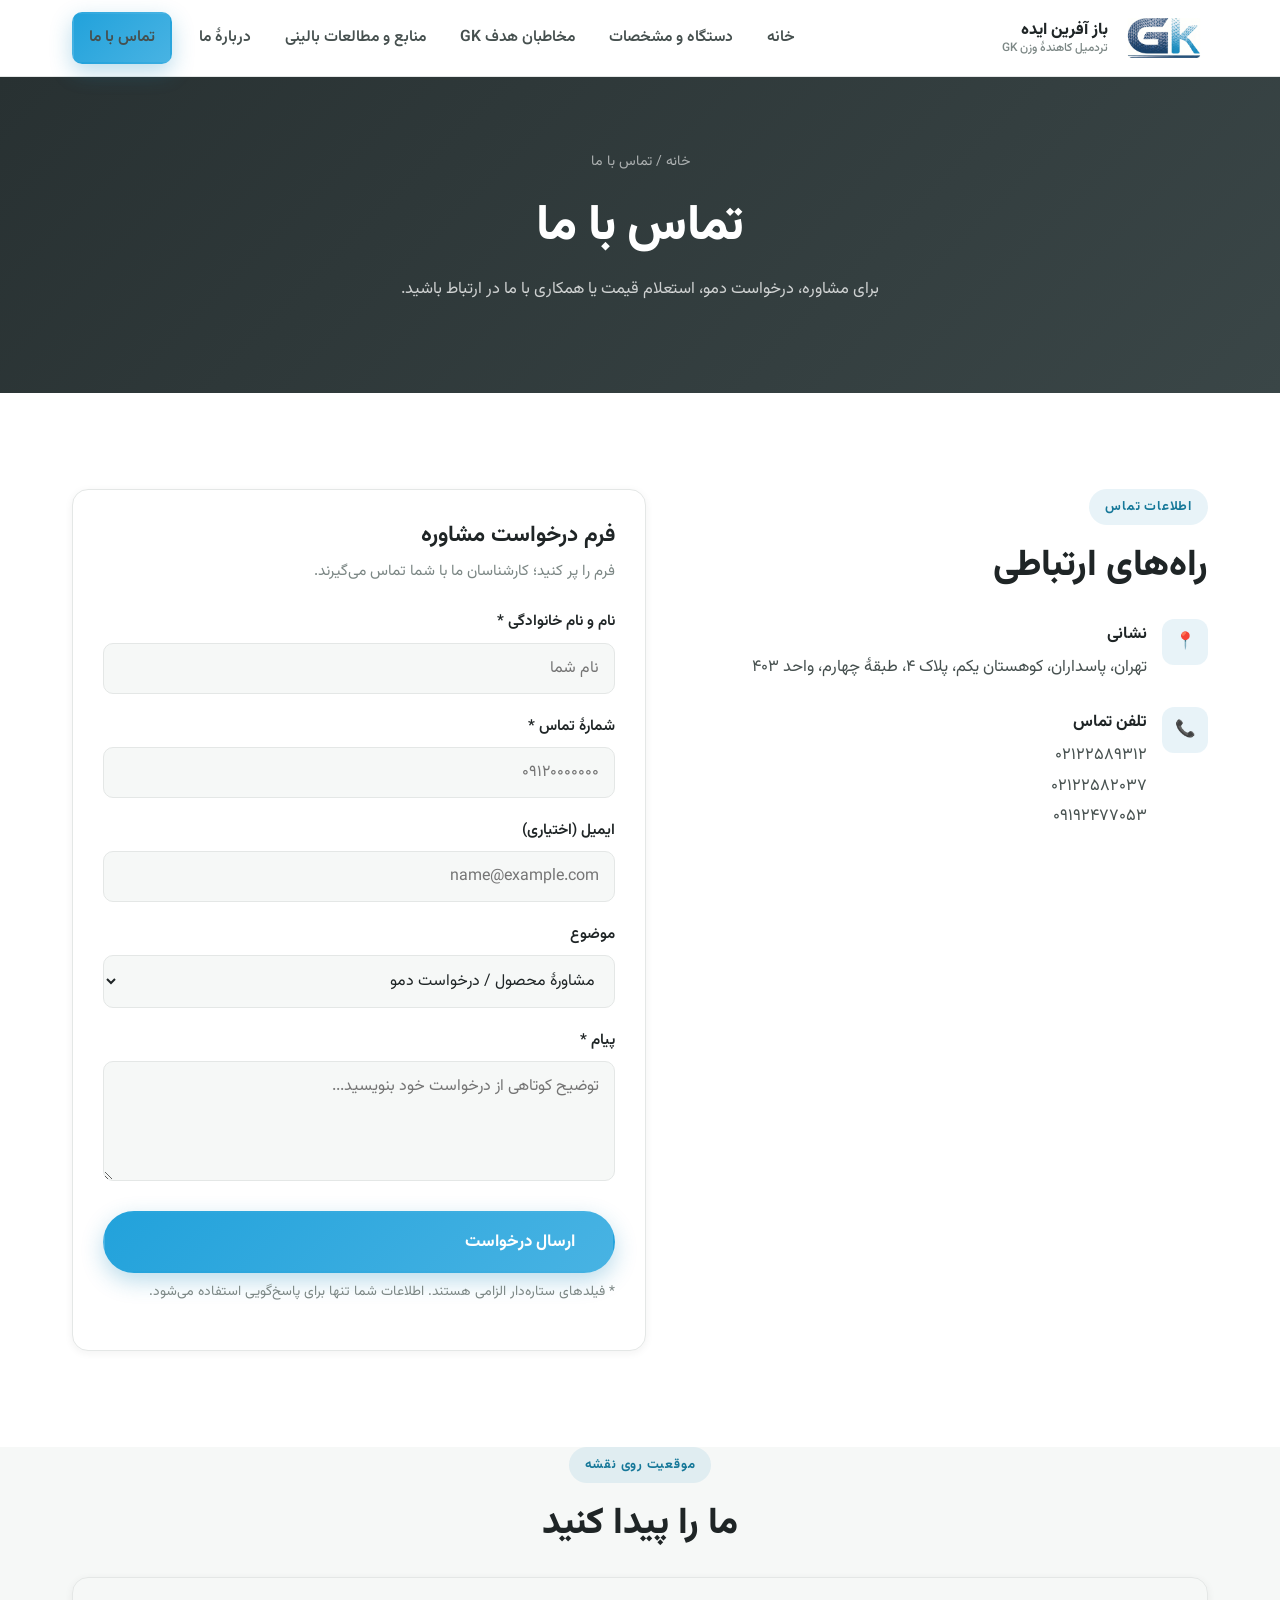
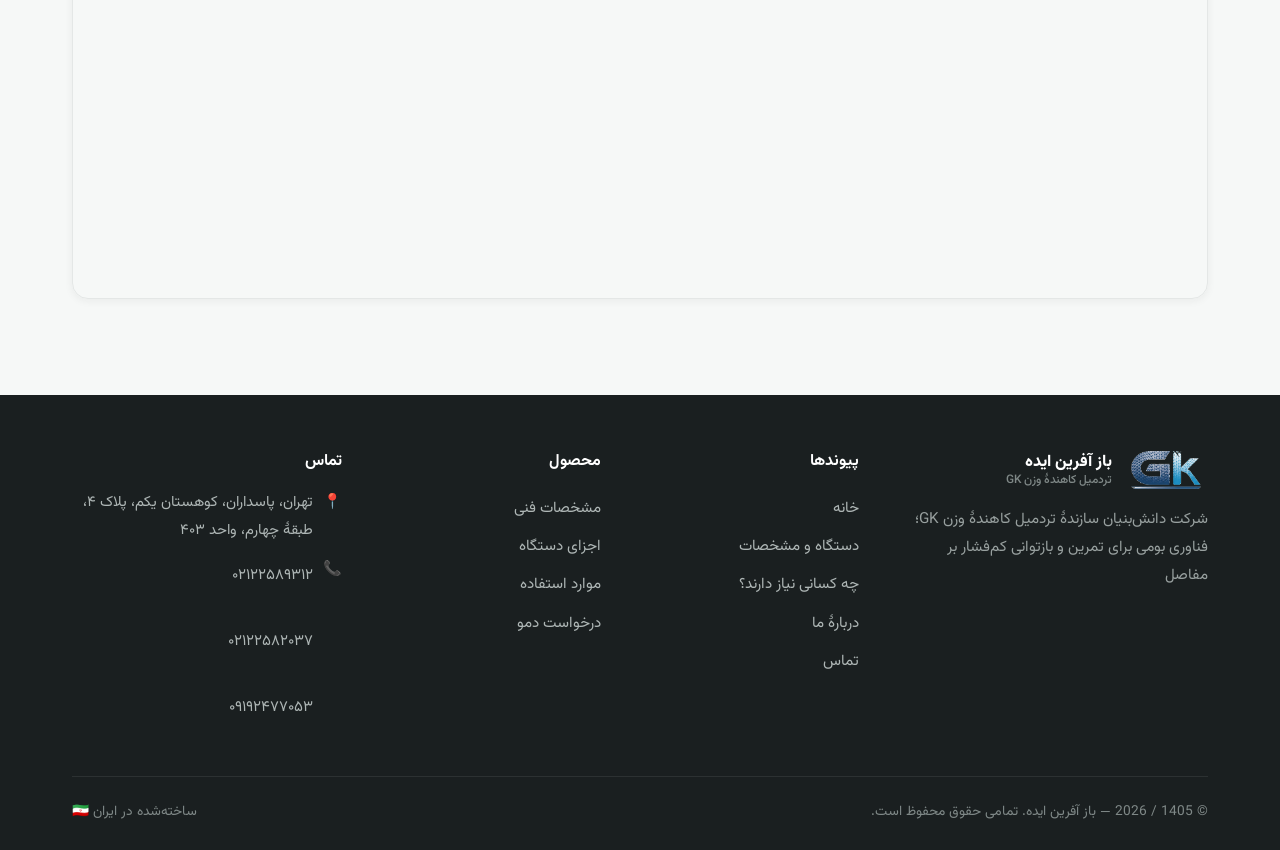
<file: site/contact.html>
<!DOCTYPE html>
<html lang="fa" dir="rtl">
<head>
  <meta charset="UTF-8">
  <meta name="viewport" content="width=device-width, initial-scale=1.0">
  <title>تماس با ما | باز آفرین ایده — تردمیل کاهندهٔ وزن GK</title>
  <meta name="description" content="راه‌های تماس با باز آفرین ایده، سازندهٔ تردمیل کاهندهٔ وزن GK: نشانی در تهران، شماره‌های تماس و فرم درخواست مشاوره و دمو.">
  <meta name="theme-color" content="#283132">
  <link rel="icon" href="assets/logos/gk-logo-wide.png" type="image/png">
  <link rel="stylesheet" href="css/styles.css">
</head>
<body>

  <header class="site-header">
    <div class="container nav">
      <a class="brand" href="index.html" aria-label="باز آفرین ایده — خانه">
        <img src="assets/logos/gk-logo-wide.png" alt="لوگوی جی کاه GK">
        <span class="brand-text"><b>باز آفرین ایده</b><span>تردمیل کاهندهٔ وزن GK</span></span>
      </a>
      <nav class="nav-links" aria-label="ناوبری اصلی">
        <a href="index.html">خانه</a>
        <a href="product.html">دستگاه و مشخصات</a>
        <a href="who-needs.html">مخاطبان هدف GK</a>
        <a href="index.html?view=studies">منابع و مطالعات بالینی</a>
        <a href="about.html">دربارهٔ ما</a>
        <span class="nav-cta"><a class="btn btn-primary" href="contact.html">تماس با ما</a></span>
      </nav>
      <button class="nav-toggle" aria-label="باز و بستن منو" aria-expanded="false" aria-controls="nav">
        <span></span><span></span><span></span>
      </button>
    </div>
  </header>

  <main>
    <section class="page-head">
      <div class="container">
        <div class="crumbs"><a href="index.html">خانه</a> / تماس با ما</div>
        <h1>تماس با ما</h1>
        <p>برای مشاوره، درخواست دمو، استعلام قیمت یا همکاری با ما در ارتباط باشید.</p>
      </div>
    </section>

    <section class="section">
      <div class="container">
        <div class="contact-grid">
          <!-- INFO -->
          <div class="reveal">
            <span class="eyebrow">اطلاعات تماس</span>
            <h2 class="section-title" style="margin-bottom:26px">راه‌های ارتباطی</h2>

            <div class="info-row">
              <span class="ic">📍</span>
              <div><b>نشانی</b><span>تهران، پاسداران، کوهستان یکم، پلاک ۴، طبقهٔ چهارم، واحد ۴۰۳</span></div>
            </div>

            <div class="info-row">
              <span class="ic">📞</span>
              <div>
                <b>تلفن تماس</b>
                <a href="tel:+982122589312" dir="ltr">۰۲۱۲۲۵۸۹۳۱۲</a><br>
                <a href="tel:+982122582037" dir="ltr">۰۲۱۲۲۵۸۲۰۳۷</a><br>
                <a href="tel:+989192477053" dir="ltr">۰۹۱۹۲۴۷۷۰۵۳</a>
              </div>
            </div>
          </div>

          <!-- FORM -->
          <div class="reveal">
            <div class="form-card">
              <h3 style="margin-bottom:6px">فرم درخواست مشاوره</h3>
              <p style="color:var(--muted);font-size:.95rem;margin-bottom:22px">فرم را پر کنید؛ کارشناسان ما با شما تماس می‌گیرند.</p>
              <form id="contact-form" action="https://formsubmit.co/bazafarinidea.co@gmail.com" method="POST">
                <input type="hidden" name="_subject" value="درخواست تماس — باز آفرین ایده GK">
                <input type="hidden" name="_next" value="">
                <input type="hidden" name="_captcha" value="false">
                <input type="text" name="_honey" style="display:none" tabindex="-1" autocomplete="off">
                <div class="field">
                  <label for="name">نام و نام خانوادگی *</label>
                  <input type="text" id="name" name="name" placeholder="نام شما" autocomplete="name">
                  <span class="err">لطفاً نام خود را وارد کنید.</span>
                </div>
                <div class="field">
                  <label for="phone">شمارهٔ تماس *</label>
                  <input type="tel" id="phone" name="phone" placeholder="۰۹۱۲۰۰۰۰۰۰۰" dir="ltr" autocomplete="tel">
                  <span class="err">یک شمارهٔ موبایل معتبر وارد کنید (مثال: ۰۹۱۲۰۰۰۰۰۰۰).</span>
                </div>
                <div class="field">
                  <label for="email">ایمیل (اختیاری)</label>
                  <input type="email" id="email" name="email" placeholder="name@example.com" dir="ltr" autocomplete="email">
                  <span class="err">ایمیل واردشده معتبر نیست.</span>
                </div>
                <div class="field">
                  <label for="subject">موضوع</label>
                  <select id="subject" name="subject">
                    <option value="مشاوره و دمو">مشاورهٔ محصول / درخواست دمو</option>
                    <option value="استعلام قیمت">استعلام قیمت</option>
                    <option value="همکاری B2B">همکاری (باشگاه / کلینیک)</option>
                    <option value="پشتیبانی">پشتیبانی فنی</option>
                    <option value="سایر">سایر</option>
                  </select>
                </div>
                <div class="field">
                  <label for="message">پیام *</label>
                  <textarea id="message" name="message" placeholder="توضیح کوتاهی از درخواست خود بنویسید..."></textarea>
                  <span class="err">لطفاً پیام خود را وارد کنید.</span>
                </div>
                <button type="submit" class="btn btn-primary btn-lg" style="width:100%">ارسال درخواست</button>
                <div class="form-status" role="status" aria-live="polite"></div>
                <p class="form-note">* فیلدهای ستاره‌دار الزامی هستند. اطلاعات شما تنها برای پاسخ‌گویی استفاده می‌شود.</p>
              </form>
            </div>
          </div>
        </div>
      </div>
    </section>

    <!-- MAP -->
    <section class="section section-soft" style="padding-top:0">
      <div class="container">
        <div class="center" style="margin-bottom:26px">
          <span class="eyebrow">موقعیت روی نقشه</span>
          <h2 class="section-title">ما را پیدا کنید</h2>
        </div>
        <div class="map-embed reveal">
          <iframe
            src="https://maps.google.com/maps?q=35.789361,51.474833&amp;hl=fa&amp;z=16&amp;output=embed"
            title="موقعیت باز آفرین ایده روی نقشه"
            loading="lazy"
            referrerpolicy="no-referrer-when-downgrade"
            allowfullscreen>
          </iframe>
        </div>
      </div>
    </section>
  </main>

  <footer class="site-footer">
    <div class="container">
      <div class="footer-grid">
        <div class="footer-brand">
          <div class="brand">
            <img src="assets/logos/gk-logo-wide-transparent.png" alt="لوگوی جی کاه GK">
            <span class="brand-text"><b>باز آفرین ایده</b><span>تردمیل کاهندهٔ وزن GK</span></span>
          </div>
          <p class="footer-about">
            شرکت دانش‌بنیان سازندهٔ تردمیل کاهندهٔ وزن GK؛ فناوری بومی برای تمرین و
            بازتوانی کم‌فشار بر مفاصل
          </p>
        </div>
        <div class="footer-col">
          <h4>پیوندها</h4>
          <a href="index.html">خانه</a>
          <a href="product.html">دستگاه و مشخصات</a>
          <a href="who-needs.html">چه کسانی نیاز دارند؟</a>
          <a href="about.html">دربارهٔ ما</a>
          <a href="contact.html">تماس</a>
        </div>
        <div class="footer-col">
          <h4>محصول</h4>
          <a href="product.html">مشخصات فنی</a>
          <a href="product.html#components">اجزای دستگاه</a>
          <a href="who-needs.html">موارد استفاده</a>
          <a href="contact.html">درخواست دمو</a>
        </div>
        <div class="footer-col">
          <h4>تماس</h4>
          <ul class="footer-contact">
            <li><span>📍</span><span>تهران، پاسداران، کوهستان یکم، پلاک ۴، طبقهٔ چهارم، واحد ۴۰۳</span></li>
            <li><span>📞</span><span>
              <a href="tel:+982122589312" dir="ltr">۰۲۱۲۲۵۸۹۳۱۲</a><br>
              <a href="tel:+982122582037" dir="ltr">۰۲۱۲۲۵۸۲۰۳۷</a><br>
              <a href="tel:+989192477053" dir="ltr">۰۹۱۹۲۴۷۷۰۵۳</a>
            </span></li>
          </ul>
        </div>
      </div>
      <div class="footer-bottom">
        <span>© <span data-year></span> — باز آفرین ایده. تمامی حقوق محفوظ است.</span>
        <span>ساخته‌شده در ایران 🇮🇷</span>
      </div>
    </div>
  </footer>

  <script src="js/main.js"></script>
</body>
</html>
</file>
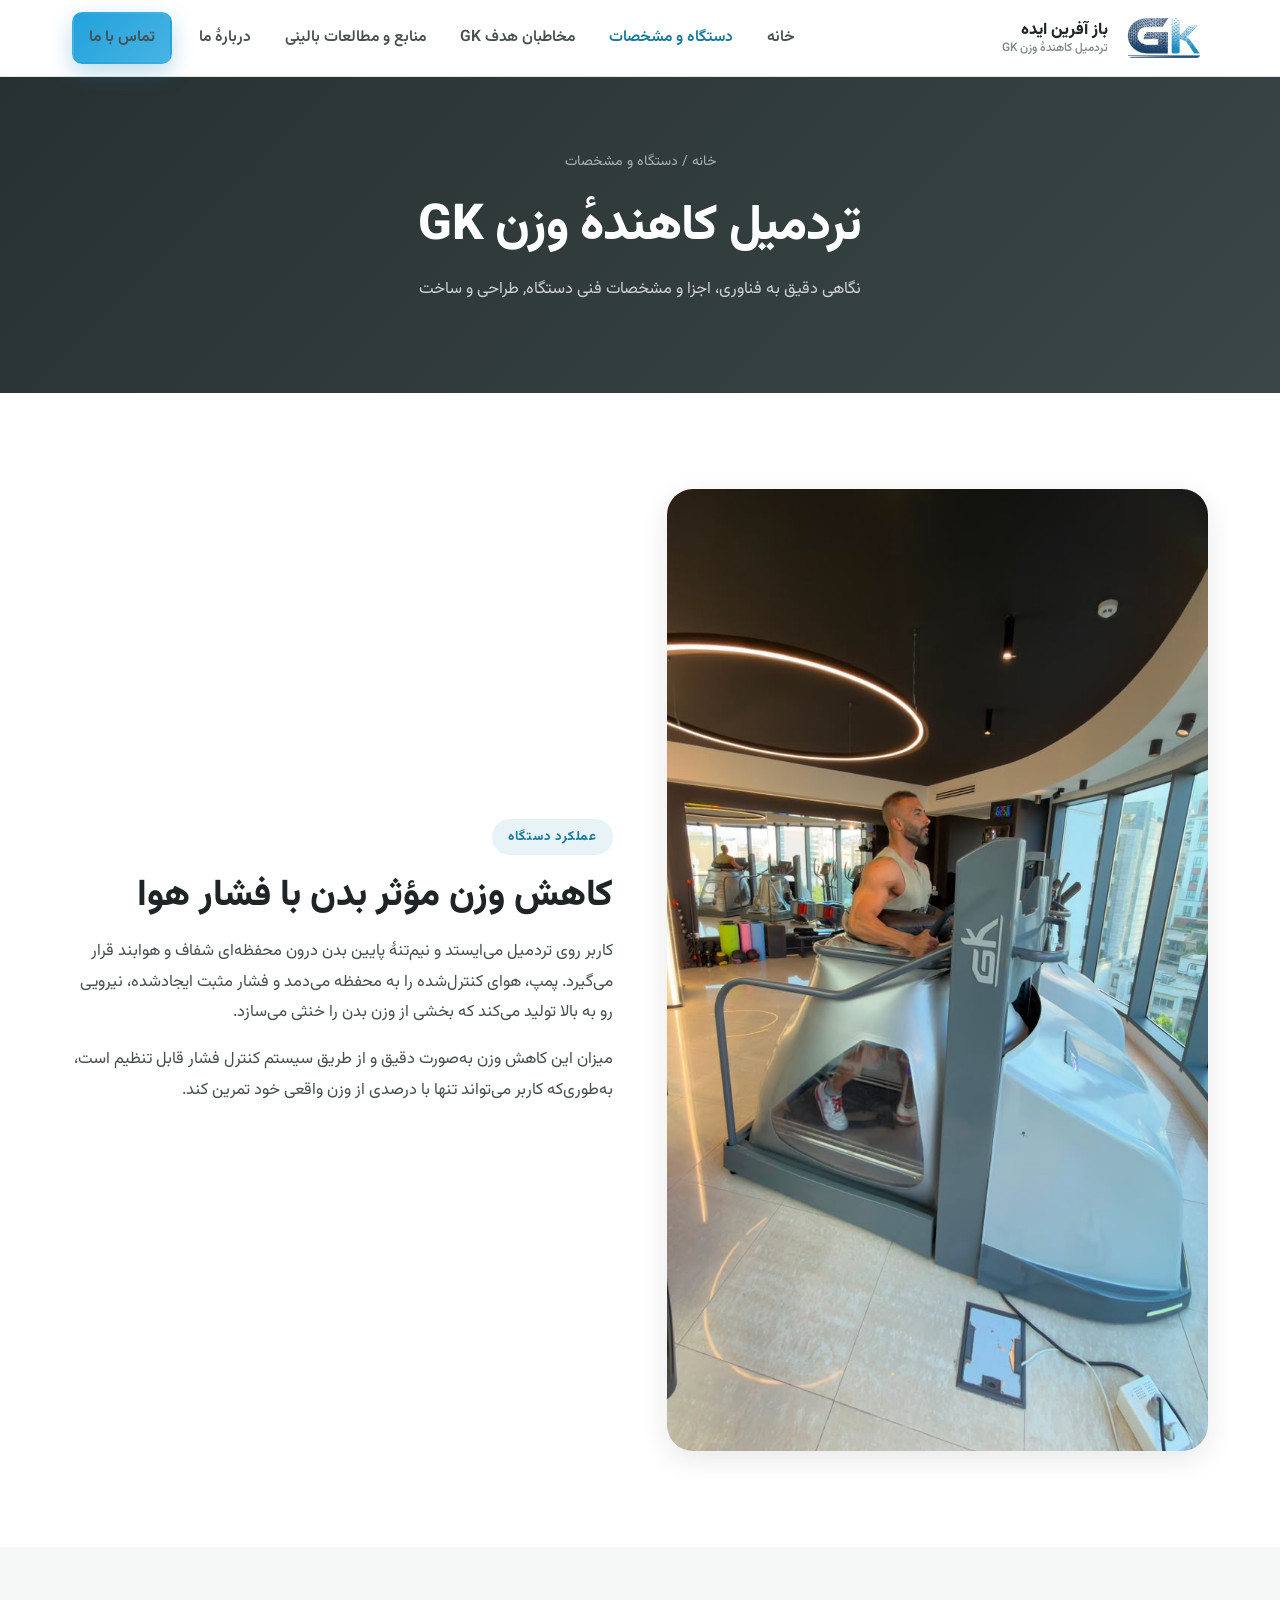
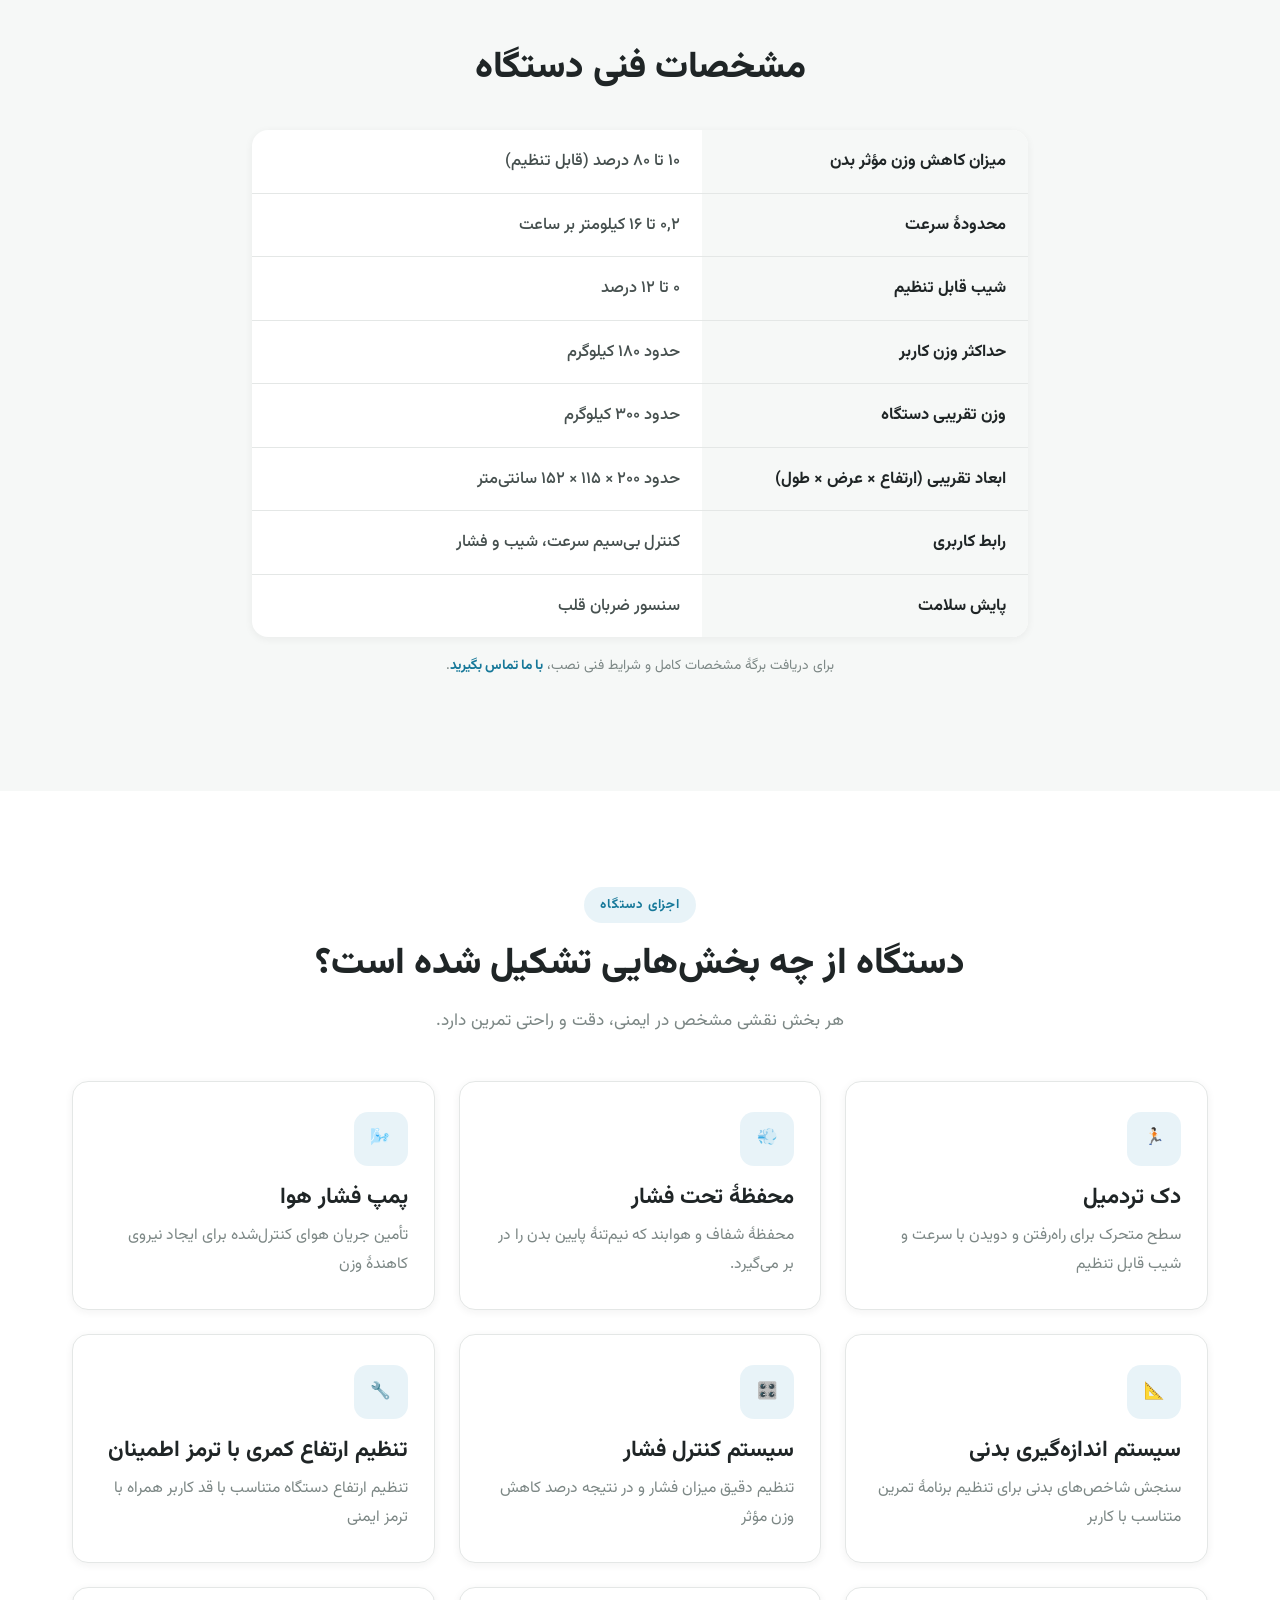
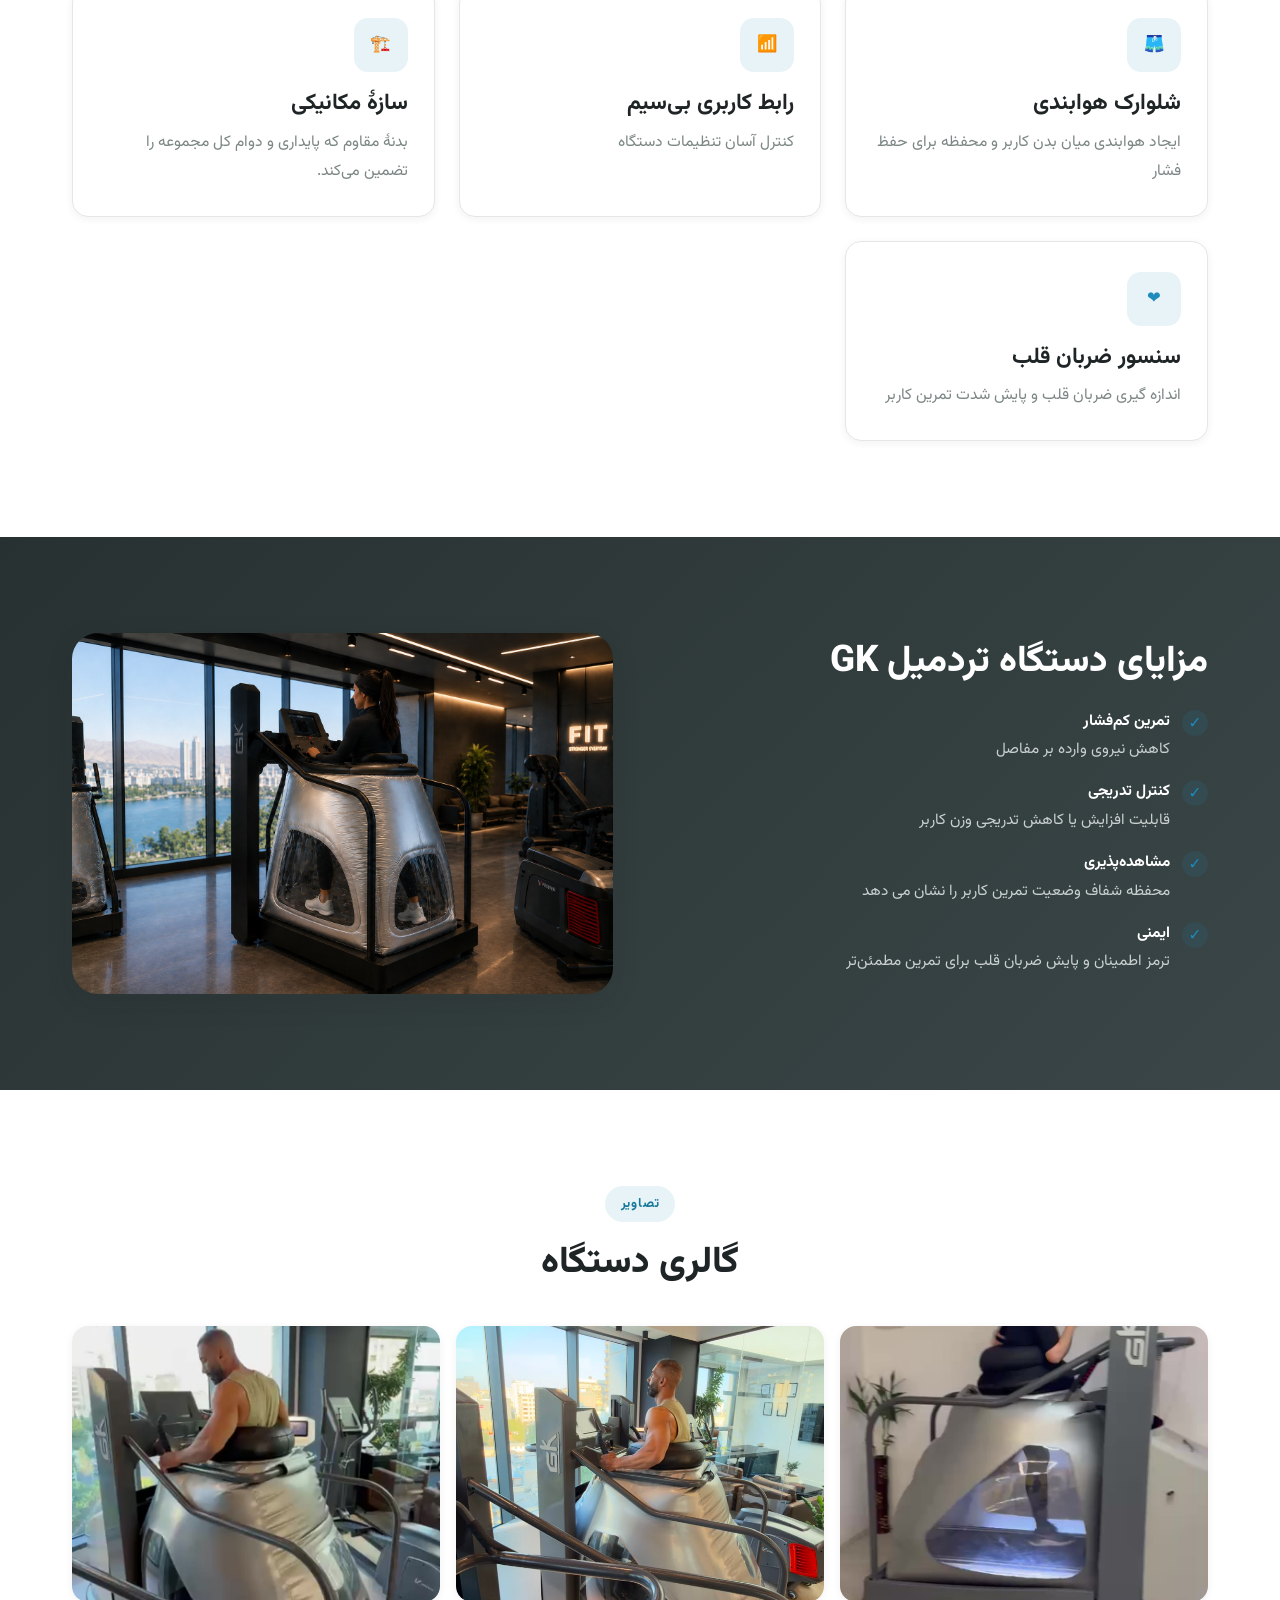
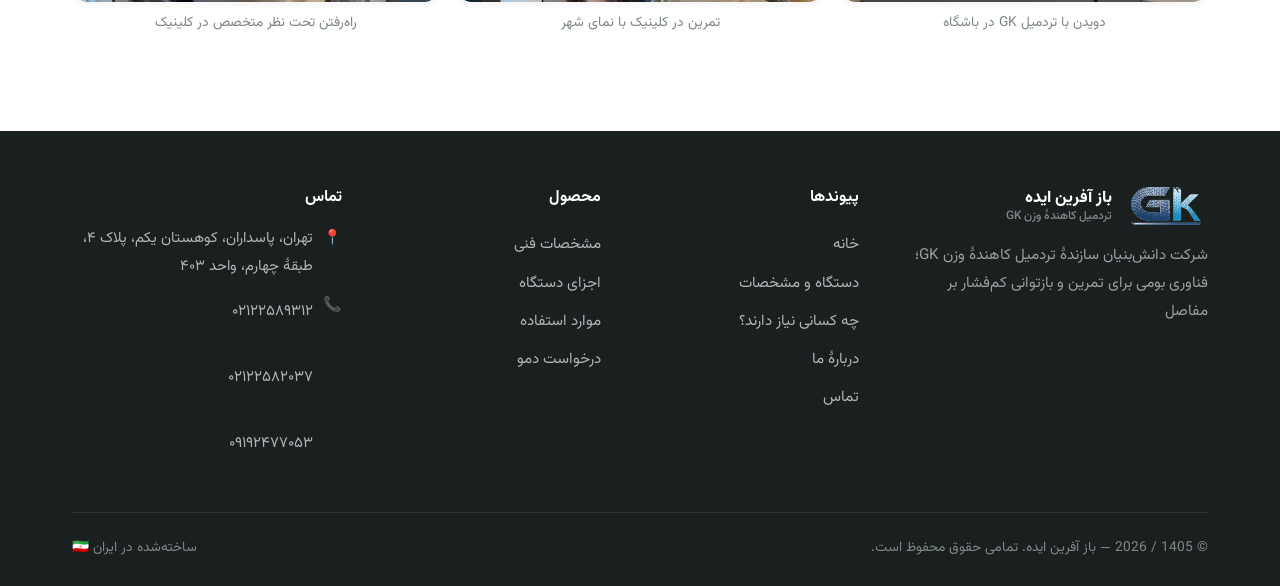
<file: site/product.html>
<!DOCTYPE html>
<html lang="fa" dir="rtl">
<head>
  <meta charset="UTF-8">
  <meta name="viewport" content="width=device-width, initial-scale=1.0">
  <title>دستگاه و مشخصات فنی | تردمیل کاهندهٔ وزن GK</title>
  <meta name="description" content="مشخصات فنی کامل تردمیل کاهندهٔ وزن GK: محدودهٔ کاهش وزن ۱۰ تا ۸۰ درصد، سرعت، شیب، ابعاد، و معرفی اجزای دستگاه شامل محفظهٔ تحت فشار، پمپ هوا و سیستم کنترل.">
  <meta name="theme-color" content="#283132">
  <link rel="icon" href="assets/logos/gk-logo-wide.png" type="image/png">
  <link rel="stylesheet" href="css/styles.css">
</head>
<body>

  <header class="site-header">
    <div class="container nav">
      <a class="brand" href="index.html" aria-label="باز آفرین ایده — خانه">
        <img src="assets/logos/gk-logo-wide.png" alt="لوگوی جی کاه GK">
        <span class="brand-text"><b>باز آفرین ایده</b><span>تردمیل کاهندهٔ وزن GK</span></span>
      </a>
      <nav class="nav-links" aria-label="ناوبری اصلی">
        <a href="index.html">خانه</a>
        <a href="product.html" class="active">دستگاه و مشخصات</a>
        <a href="who-needs.html">مخاطبان هدف GK</a>
        <a href="index.html?view=studies">منابع و مطالعات بالینی</a>
        <a href="about.html">دربارهٔ ما</a>
        <span class="nav-cta"><a class="btn btn-primary" href="contact.html">تماس با ما</a></span>
      </nav>
      <button class="nav-toggle" aria-label="باز و بستن منو" aria-expanded="false" aria-controls="nav">
        <span></span><span></span><span></span>
      </button>
    </div>
  </header>

  <main>
    <!-- PAGE HEAD -->
    <section class="page-head">
      <div class="container">
        <div class="crumbs"><a href="index.html">خانه</a> / دستگاه و مشخصات</div>
        <h1>تردمیل کاهندهٔ وزن GK</h1>
        <p>نگاهی دقیق به فناوری، اجزا و مشخصات فنی دستگاه, طراحی و ساخت</p>
      </div>
    </section>

    <!-- OVERVIEW SPLIT -->
    <section class="section">
      <div class="container">
        <div class="split">
          <div class="split-media reveal">
            <img src="assets/img/gk-gym-user-training.jpg" alt="مرد در حال تمرین با تردمیل کاهندهٔ وزن جی کاه GK در باشگاه مدرن با نمای محفظهٔ تحت فشار">
          </div>
          <div class="reveal">
            <span class="eyebrow">عملکرد دستگاه</span>
            <h2 class="section-title">کاهش وزن مؤثر بدن با فشار هوا</h2>
            <p>
              کاربر روی تردمیل می‌ایستد و نیم‌تنهٔ پایین بدن درون محفظه‌ای شفاف و هوابند قرار می‌گیرد.
              پمپ، هوای کنترل‌شده را به محفظه می‌دمد و فشار مثبت ایجادشده، نیرویی رو به بالا تولید می‌کند
              که بخشی از وزن بدن را خنثی می‌سازد.
            </p>
            <p>
              میزان این کاهش وزن به‌صورت دقیق و از طریق سیستم کنترل فشار قابل تنظیم است، به‌طوری‌که کاربر
              می‌تواند تنها با درصدی از وزن واقعی خود تمرین کند.
            </p>
          </div>
        </div>
      </div>
    </section>

    <!-- SPEC TABLE -->
    <section class="section section-soft">
      <div class="container narrow">
        <div class="center" style="margin-bottom:36px">
          <h2 class="section-title">مشخصات فنی دستگاه</h2>
        </div>
        <table class="spec-table reveal">
          <tbody>
            <tr><th>میزان کاهش وزن مؤثر بدن</th><td>۱۰ تا ۸۰ درصد (قابل تنظیم)</td></tr>
            <tr><th>محدودهٔ سرعت</th><td>۰,۲ تا ۱۶ کیلومتر بر ساعت</td></tr>
            <tr><th>شیب قابل تنظیم</th><td>۰ تا ۱۲ درصد</td></tr>
            <tr><th>حداکثر وزن کاربر</th><td>حدود ۱۸۰ کیلوگرم</td></tr>
            <tr><th>وزن تقریبی دستگاه</th><td>حدود ۳۰۰ کیلوگرم</td></tr>
            <tr><th>ابعاد تقریبی (ارتفاع × عرض × طول)</th><td>حدود <span dir="ltr">۱۵۲ × ۱۱۵ × ۲۰۰</span> سانتی‌متر</td></tr>
            <tr><th>رابط کاربری</th><td>کنترل بی‌سیم سرعت، شیب و فشار</td></tr>
            <tr><th>پایش سلامت</th><td>سنسور ضربان قلب</td></tr>
          </tbody>
        </table>
        <p class="form-note center" style="margin-top:16px">برای دریافت برگهٔ مشخصات کامل و شرایط فنی نصب، <a href="contact.html" style="color:var(--blue-700);font-weight:700">با ما تماس بگیرید</a>.</p>
      </div>
    </section>

    <!-- COMPONENTS -->
    <section class="section" id="components">
      <div class="container">
        <div class="center" style="margin-bottom:44px">
          <span class="eyebrow">اجزای دستگاه</span>
          <h2 class="section-title">دستگاه از چه بخش‌هایی تشکیل شده است؟</h2>
          <p class="section-lead" style="margin-inline:auto">هر بخش نقشی مشخص در ایمنی، دقت و راحتی تمرین دارد.</p>
        </div>
        <div class="grid grid-3">
          <div class="card reveal"><div class="ic">🏃🏻</div><h3>دک تردمیل</h3><p>سطح متحرک برای راه‌رفتن و دویدن با سرعت و شیب قابل تنظیم</p></div>
          <div class="card reveal"><div class="ic">💨</div><h3>محفظهٔ تحت فشار</h3><p>محفظهٔ شفاف و هوابند که نیم‌تنهٔ پایین بدن را در بر می‌گیرد.</p></div>
          <div class="card reveal"><div class="ic">🌬️</div><h3>پمپ فشار هوا</h3><p>تأمین جریان هوای کنترل‌شده برای ایجاد نیروی کاهندهٔ وزن</p></div>
          <div class="card reveal"><div class="ic">📐</div><h3>سیستم اندازه‌گیری بدنی</h3><p>سنجش شاخص‌های بدنی برای تنظیم برنامهٔ تمرین متناسب با کاربر</p></div>
          <div class="card reveal"><div class="ic">🎛️</div><h3>سیستم کنترل فشار</h3><p>تنظیم دقیق میزان فشار و در نتیجه درصد کاهش وزن مؤثر</p></div>
          <div class="card reveal"><div class="ic">🔧</div><h3>تنظیم ارتفاع کمری با ترمز اطمینان</h3><p>تنظیم ارتفاع دستگاه متناسب با قد کاربر همراه با ترمز ایمنی</p></div>
          <div class="card reveal"><div class="ic">🩳</div><h3>شلوارک هوابندی</h3><p>ایجاد هوابندی میان بدن کاربر و محفظه برای حفظ فشار</p></div>
          <div class="card reveal"><div class="ic">📶</div><h3>رابط کاربری بی‌سیم</h3><p>کنترل آسان تنظیمات دستگاه</p></div>
          <div class="card reveal"><div class="ic">🏗️</div><h3>سازهٔ مکانیکی</h3><p>بدنهٔ مقاوم که پایداری و دوام کل مجموعه را تضمین می‌کند.</p></div>
          <div class="card reveal"><div class="ic">❤️</div><h3>سنسور ضربان قلب</h3><p>اندازه گیری ضربان قلب و پایش شدت تمرین کاربر</p></div>
        </div>
      </div>
    </section>

    <!-- ADVANTAGES -->
    <section class="section section-dark">
      <div class="container">
        <div class="split">
          <div class="reveal">
            <h2 class="section-title">مزایای دستگاه تردمیل GK</h2>
            <ul class="feature-list">
              <li><span class="tick">✓</span><span style="color:#c9d0cf"><b style="color:#fff">تمرین کم‌فشار</b>کاهش نیروی وارده بر مفاصل</span></li>
              <li><span class="tick">✓</span><span style="color:#c9d0cf"><b style="color:#fff">کنترل تدریجی</b>قابلیت افزایش یا کاهش تدریجی وزن کاربر</span></li>
              <li><span class="tick">✓</span><span style="color:#c9d0cf"><b style="color:#fff">مشاهده‌پذیری</b>محفظه شفاف وضعیت تمرین کاربر را نشان می دهد</span></li>
              <li><span class="tick">✓</span><span style="color:#c9d0cf"><b style="color:#fff">ایمنی</b>ترمز اطمینان و پایش ضربان قلب برای تمرین مطمئن‌تر</span></li>
            </ul>
          </div>
          <div class="split-media reveal">
            <img src="assets/img/gk-luxury-gym-training.jpg" alt="زن در حال تمرین با تردمیل کاهندهٔ وزن جی کاه GK در باشگاه لوکس با نمای دریاچه و شهر">
          </div>
        </div>
      </div>
    </section>

    <!-- GALLERY -->
    <section class="section">
      <div class="container">
        <div class="center" style="margin-bottom:36px">
          <span class="eyebrow">تصاویر</span>
          <h2 class="section-title">گالری دستگاه</h2>
        </div>
        <div class="gallery reveal">
          <figure>
            <video src="assets/video/gk-gallery-gym-run.mp4" poster="assets/img/gk-gallery-gym-run-poster.jpg" muted loop playsinline autoplay preload="metadata" aria-label="زن در حال دویدن با تردمیل کاهندهٔ وزن جی کاه GK در باشگاه"></video>
            <figcaption>دویدن با تردمیل GK در باشگاه</figcaption>
          </figure>
          <figure>
            <img src="assets/img/gk-clinic-city-view.jpg" alt="مرد در حال تمرین با تردمیل کاهندهٔ وزن جی کاه GK در کلینیک با نمای شهر">
            <figcaption>تمرین در کلینیک با نمای شهر</figcaption>
          </figure>
          <figure>
            <video src="assets/video/gk-gallery-clinic-walk.mp4" poster="assets/img/gk-gallery-clinic-walk-poster.jpg" muted loop playsinline autoplay preload="metadata" aria-label="راه‌رفتن با تردمیل کاهندهٔ وزن جی کاه GK تحت نظر متخصص در کلینیک"></video>
            <figcaption>راه‌رفتن تحت نظر متخصص در کلینیک</figcaption>
          </figure>
        </div>
      </div>
    </section>

  </main>

  <footer class="site-footer">
    <div class="container">
      <div class="footer-grid">
        <div class="footer-brand">
          <div class="brand">
            <img src="assets/logos/gk-logo-wide-transparent.png" alt="لوگوی جی کاه GK">
            <span class="brand-text"><b>باز آفرین ایده</b><span>تردمیل کاهندهٔ وزن GK</span></span>
          </div>
          <p class="footer-about">
            شرکت دانش‌بنیان سازندهٔ تردمیل کاهندهٔ وزن GK؛ فناوری بومی برای تمرین و
            بازتوانی کم‌فشار بر مفاصل
          </p>
        </div>
        <div class="footer-col">
          <h4>پیوندها</h4>
          <a href="index.html">خانه</a>
          <a href="product.html">دستگاه و مشخصات</a>
          <a href="who-needs.html">چه کسانی نیاز دارند؟</a>
          <a href="about.html">دربارهٔ ما</a>
          <a href="contact.html">تماس</a>
        </div>
        <div class="footer-col">
          <h4>محصول</h4>
          <a href="product.html">مشخصات فنی</a>
          <a href="product.html#components">اجزای دستگاه</a>
          <a href="who-needs.html">موارد استفاده</a>
          <a href="contact.html">درخواست دمو</a>
        </div>
        <div class="footer-col">
          <h4>تماس</h4>
          <ul class="footer-contact">
            <li><span>📍</span><span>تهران، پاسداران، کوهستان یکم، پلاک ۴، طبقهٔ چهارم، واحد ۴۰۳</span></li>
            <li><span>📞</span><span>
              <a href="tel:+982122589312" dir="ltr">۰۲۱۲۲۵۸۹۳۱۲</a><br>
              <a href="tel:+982122582037" dir="ltr">۰۲۱۲۲۵۸۲۰۳۷</a><br>
              <a href="tel:+989192477053" dir="ltr">۰۹۱۹۲۴۷۷۰۵۳</a>
            </span></li>
          </ul>
        </div>
      </div>
      <div class="footer-bottom">
        <span>© <span data-year></span> — باز آفرین ایده. تمامی حقوق محفوظ است.</span>
        <span>ساخته‌شده در ایران 🇮🇷</span>
      </div>
    </div>
  </footer>

  <script src="js/main.js"></script>
</body>
</html>
</file>
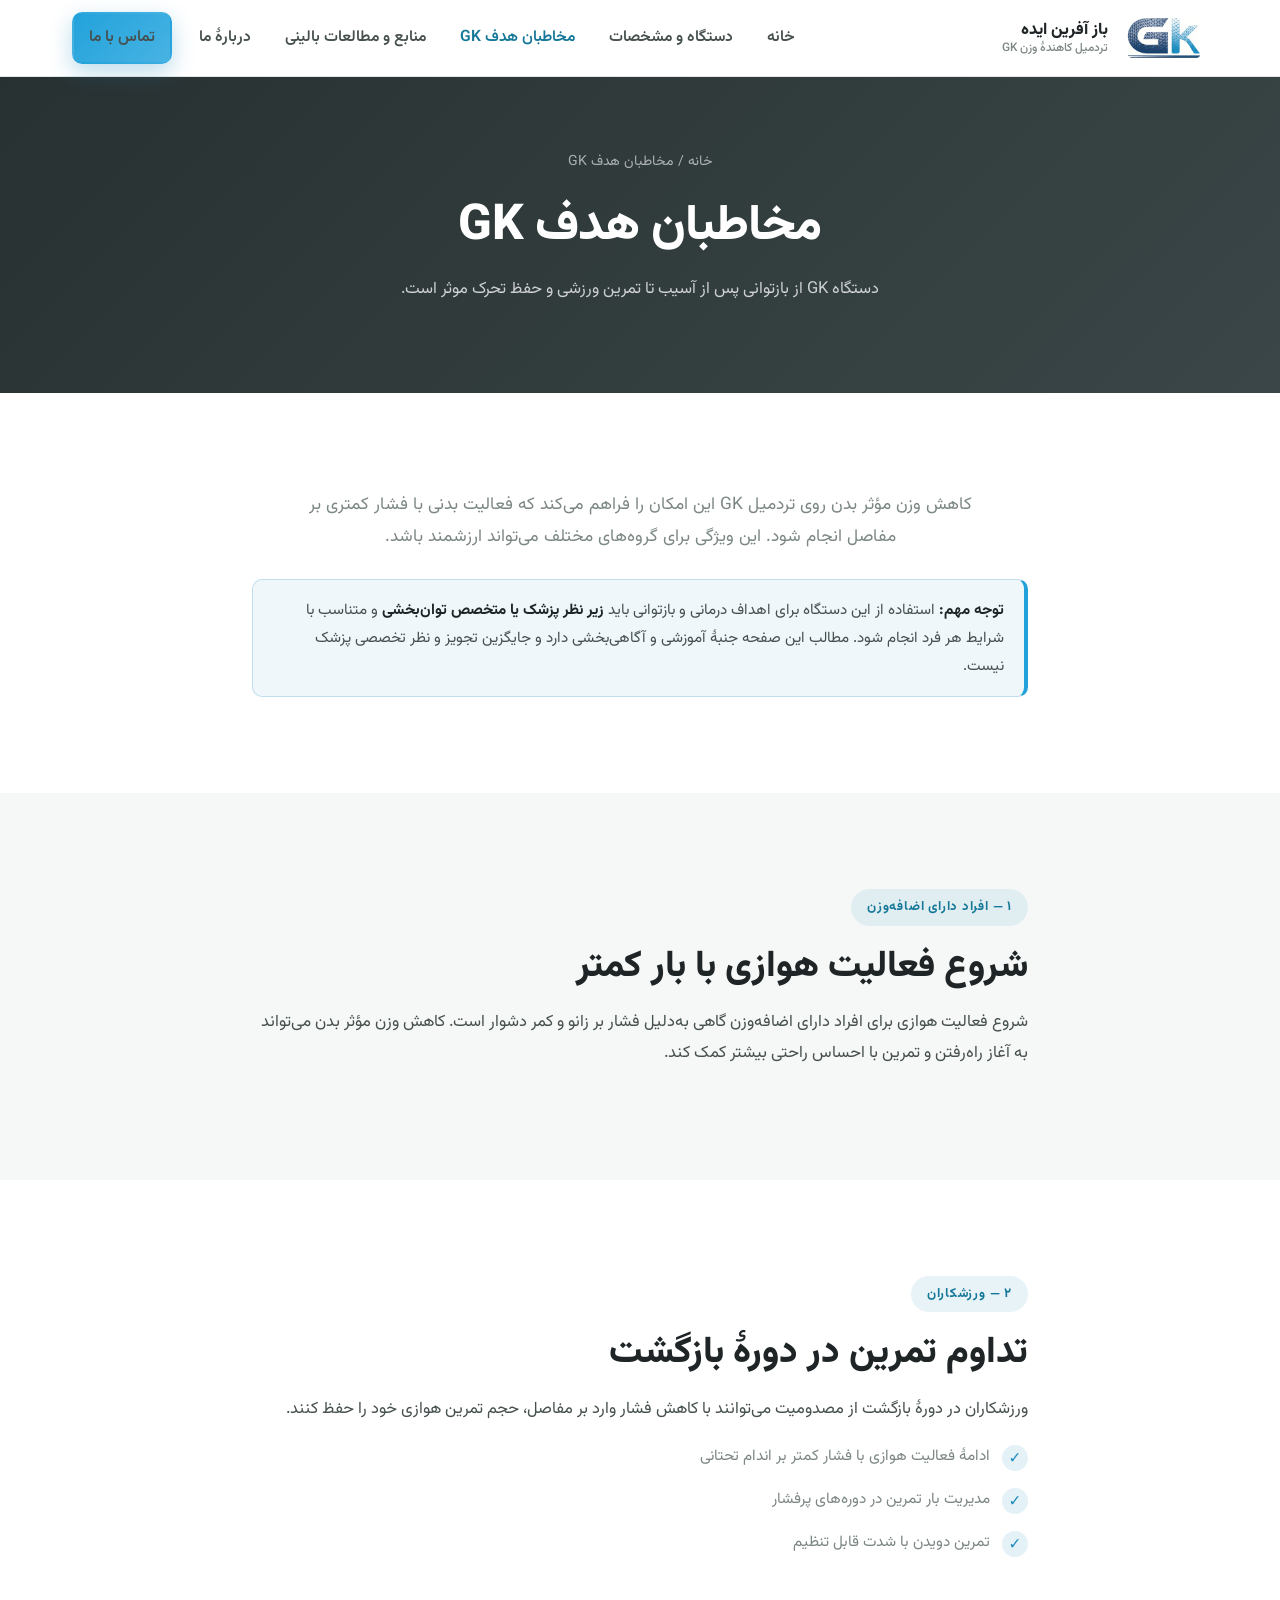
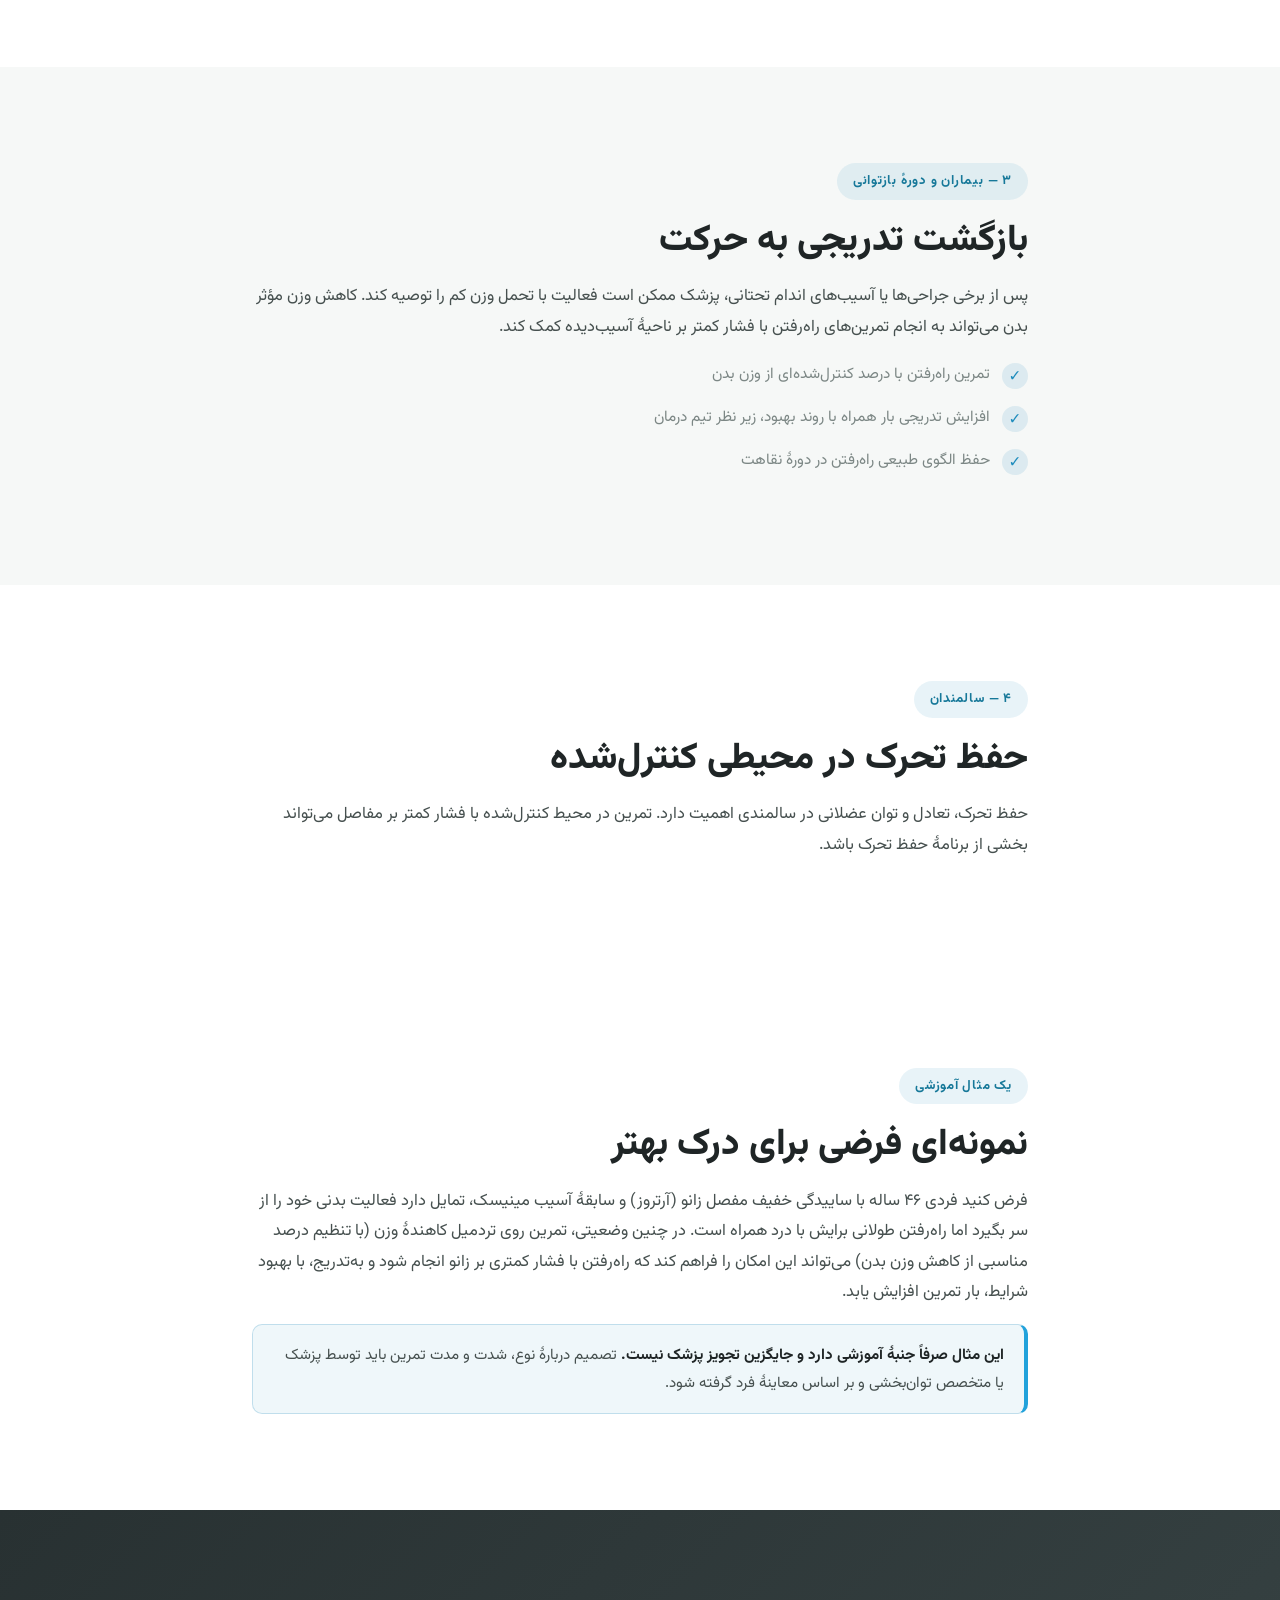
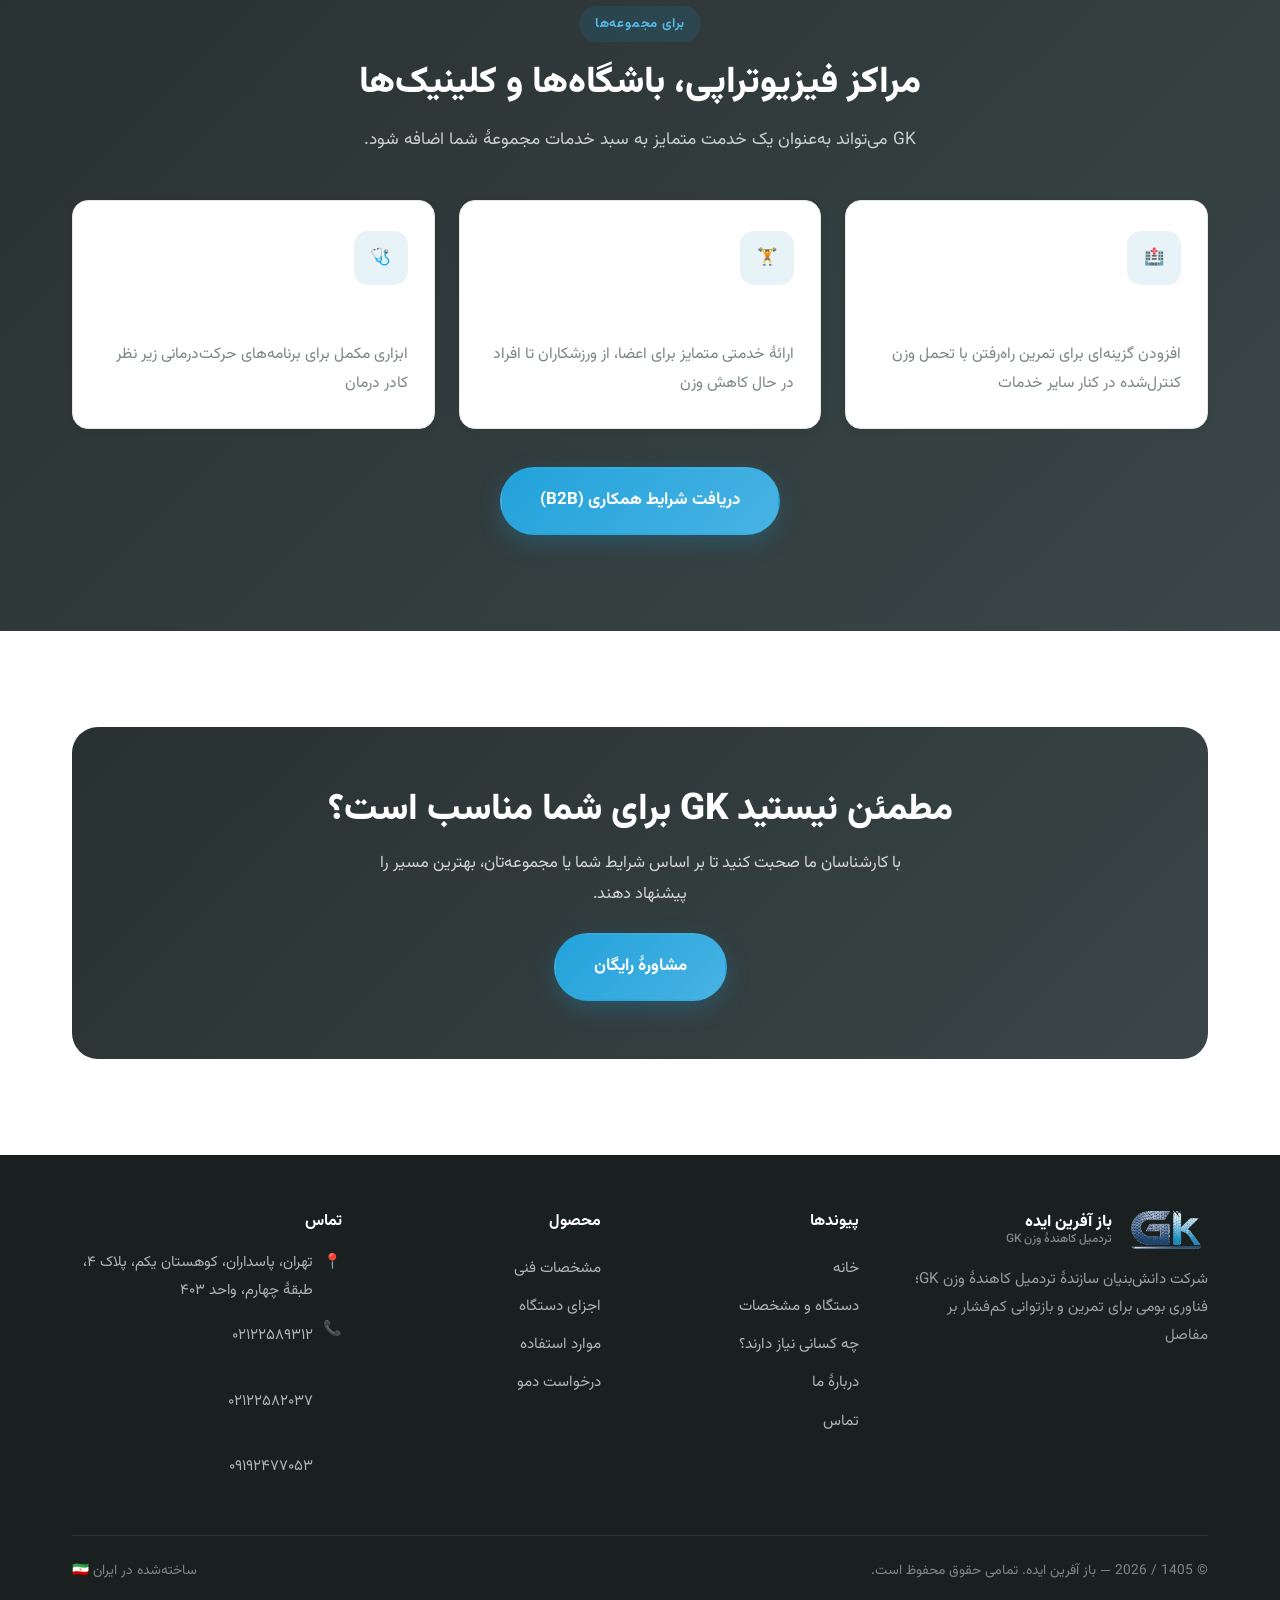
<file: site/who-needs.html>
<!DOCTYPE html>
<html lang="fa" dir="rtl">
<head>
  <meta charset="UTF-8">
  <meta name="viewport" content="width=device-width, initial-scale=1.0">
  <title>چه کسانی به تردمیل کاهندهٔ وزن نیاز دارند؟ | GK</title>
  <meta name="description" content="کاربردهای تردمیل کاهندهٔ وزن GK برای بیماران در دورهٔ بازتوانی، ورزشکاران، افراد دارای اضافه‌وزن، سالمندان و مراکز فیزیوتراپی و باشگاه‌ها.">
  <meta name="theme-color" content="#283132">
  <link rel="icon" href="assets/logos/gk-logo-wide.png" type="image/png">
  <link rel="stylesheet" href="css/styles.css">
</head>
<body>

  <header class="site-header">
    <div class="container nav">
      <a class="brand" href="index.html" aria-label="باز آفرین ایده — خانه">
        <img src="assets/logos/gk-logo-wide.png" alt="لوگوی GK">
        <span class="brand-text"><b>باز آفرین ایده</b><span>تردمیل کاهندهٔ وزن GK</span></span>
      </a>
      <nav class="nav-links" aria-label="ناوبری اصلی">
        <a href="index.html">خانه</a>
        <a href="product.html">دستگاه و مشخصات</a>
        <a href="who-needs.html" class="active">مخاطبان هدف GK</a>
        <a href="index.html?view=studies">منابع و مطالعات بالینی</a>
        <a href="about.html">دربارهٔ ما</a>
        <span class="nav-cta"><a class="btn btn-primary" href="contact.html">تماس با ما</a></span>
      </nav>
      <button class="nav-toggle" aria-label="باز و بستن منو" aria-expanded="false" aria-controls="nav">
        <span></span><span></span><span></span>
      </button>
    </div>
  </header>

  <main>
    <section class="page-head">
      <div class="container">
        <div class="crumbs"><a href="index.html">خانه</a> / مخاطبان هدف GK</div>
        <h1>مخاطبان هدف GK</h1>
        <p>دستگاه GK از بازتوانی پس از آسیب تا تمرین ورزشی و حفظ تحرک موثر است.</p>
      </div>
    </section>

    <!-- INTRO + DISCLAIMER -->
    <section class="section">
      <div class="container narrow">
        <p class="center section-lead" style="margin-inline:auto">
          کاهش وزن مؤثر بدن روی تردمیل GK این امکان را فراهم می‌کند که فعالیت بدنی با فشار کمتری بر
          مفاصل انجام شود. این ویژگی برای گروه‌های مختلف می‌تواند ارزشمند باشد.
        </p>
        <div class="notice" style="margin-top:26px">
          <b>توجه مهم:</b> استفاده از این دستگاه برای اهداف درمانی و بازتوانی باید
          <strong>زیر نظر پزشک یا متخصص توان‌بخشی</strong> و متناسب با شرایط هر فرد انجام شود.
          مطالب این صفحه جنبهٔ آموزشی و آگاهی‌بخشی دارد و جایگزین تجویز و نظر تخصصی پزشک نیست.
        </div>
      </div>
    </section>

    <!-- AUDIENCE 1: overweight -->
    <section class="section section-soft">
      <div class="container narrow">
        <div class="reveal">
          <span class="eyebrow">۱ — افراد دارای اضافه‌وزن</span>
          <h2 class="section-title">شروع فعالیت هوازی با بار کمتر</h2>
          <p>
            شروع فعالیت هوازی برای افراد دارای اضافه‌وزن گاهی به‌دلیل فشار بر زانو و کمر دشوار است.
            کاهش وزن مؤثر بدن می‌تواند به آغاز راه‌رفتن و تمرین با احساس راحتی بیشتر کمک کند.
          </p>
        </div>
      </div>
    </section>

    <!-- AUDIENCE 2: athletes -->
    <section class="section">
      <div class="container narrow">
        <div class="reveal">
          <span class="eyebrow">۲ — ورزشکاران</span>
          <h2 class="section-title">تداوم تمرین در دورهٔ بازگشت</h2>
          <p>
            ورزشکاران در دورهٔ بازگشت از مصدومیت می‌توانند با کاهش فشار وارد بر مفاصل، حجم تمرین هوازی خود را حفظ کنند.
          </p>
          <ul class="feature-list">
            <li><span class="tick">✓</span><span>ادامهٔ فعالیت هوازی با فشار کمتر بر اندام تحتانی</span></li>
            <li><span class="tick">✓</span><span>مدیریت بار تمرین در دوره‌های پرفشار</span></li>
            <li><span class="tick">✓</span><span>تمرین دویدن با شدت قابل تنظیم</span></li>
          </ul>
        </div>
      </div>
    </section>

    <!-- AUDIENCE 3: rehab -->
    <section class="section section-soft">
      <div class="container narrow">
        <div class="reveal">
          <span class="eyebrow">۳ — بیماران و دورهٔ بازتوانی</span>
          <h2 class="section-title">بازگشت تدریجی به حرکت</h2>
          <p>
            پس از برخی جراحی‌ها یا آسیب‌های اندام تحتانی، پزشک ممکن است فعالیت با تحمل وزن کم را توصیه کند.
            کاهش وزن مؤثر بدن می‌تواند به انجام تمرین‌های راه‌رفتن با فشار کمتر بر ناحیهٔ آسیب‌دیده کمک کند.
          </p>
          <ul class="feature-list">
            <li><span class="tick">✓</span><span>تمرین راه‌رفتن با درصد کنترل‌شده‌ای از وزن بدن</span></li>
            <li><span class="tick">✓</span><span>افزایش تدریجی بار همراه با روند بهبود، زیر نظر تیم درمان</span></li>
            <li><span class="tick">✓</span><span>حفظ الگوی طبیعی راه‌رفتن در دورهٔ نقاهت</span></li>
          </ul>
        </div>
      </div>
    </section>

    <!-- AUDIENCE 4: seniors -->
    <section class="section">
      <div class="container narrow">
        <div class="reveal">
          <span class="eyebrow">۴ — سالمندان</span>
          <h2 class="section-title">حفظ تحرک در محیطی کنترل‌شده</h2>
          <p>
            حفظ تحرک، تعادل و توان عضلانی در سالمندی اهمیت دارد. تمرین در محیط کنترل‌شده با فشار کمتر
            بر مفاصل می‌تواند بخشی از برنامهٔ حفظ تحرک باشد.
          </p>
        </div>
      </div>
    </section>

    <!-- EDUCATIONAL EXAMPLE -->
    <section class="section">
      <div class="container narrow">
        <span class="eyebrow">یک مثال آموزشی</span>
        <h2 class="section-title">نمونه‌ای فرضی برای درک بهتر</h2>
        <p>
          فرض کنید فردی ۴۶ ساله با ساییدگی خفیف مفصل زانو (آرتروز) و سابقهٔ آسیب مینیسک، تمایل دارد
          فعالیت بدنی خود را از سر بگیرد اما راه‌رفتن طولانی برایش با درد همراه است. در چنین وضعیتی،
          تمرین روی تردمیل کاهندهٔ وزن (با تنظیم درصد مناسبی از کاهش وزن بدن) می‌تواند این امکان را
          فراهم کند که راه‌رفتن با فشار کمتری بر زانو انجام شود و به‌تدریج، با بهبود شرایط، بار تمرین افزایش یابد.
        </p>
        <div class="notice">
          <b>این مثال صرفاً جنبهٔ آموزشی دارد و جایگزین تجویز پزشک نیست.</b>
          تصمیم دربارهٔ نوع، شدت و مدت تمرین باید توسط پزشک یا متخصص توان‌بخشی و بر اساس معاینهٔ فرد گرفته شود.
        </div>
      </div>
    </section>

    <!-- B2B -->
    <section class="section section-dark">
      <div class="container">
        <div class="center" style="margin-bottom:44px">
          <span class="eyebrow">برای مجموعه‌ها</span>
          <h2 class="section-title">مراکز فیزیوتراپی، باشگاه‌ها و کلینیک‌ها</h2>
          <p class="section-lead" style="margin-inline:auto; color:#c9d0cf">
            GK می‌تواند به‌عنوان یک خدمت متمایز به سبد خدمات مجموعهٔ شما اضافه شود.
          </p>
        </div>
        <div class="grid grid-3">
          <div class="card reveal"><div class="ic">🏥</div><h3>مراکز توان‌بخشی</h3><p>افزودن گزینه‌ای برای تمرین راه‌رفتن با تحمل وزن کنترل‌شده در کنار سایر خدمات</p></div>
          <div class="card reveal"><div class="ic">🏋️</div><h3>باشگاه‌های ورزشی</h3><p>ارائهٔ خدمتی متمایز برای اعضا، از ورزشکاران تا افراد در حال کاهش وزن</p></div>
          <div class="card reveal"><div class="ic">🩺</div><h3>کلینیک‌های تخصصی</h3><p>ابزاری مکمل برای برنامه‌های حرکت‌درمانی زیر نظر کادر درمان</p></div>
        </div>
        <div class="center" style="margin-top:38px">
          <a class="btn btn-primary btn-lg" href="contact.html">دریافت شرایط همکاری (B2B)</a>
        </div>
      </div>
    </section>

    <!-- CTA -->
    <section class="section">
      <div class="container">
        <div class="cta-band reveal">
          <h2>مطمئن نیستید GK برای شما مناسب است؟</h2>
          <p>با کارشناسان ما صحبت کنید تا بر اساس شرایط شما یا مجموعه‌تان، بهترین مسیر را پیشنهاد دهند.</p>
          <a class="btn btn-primary btn-lg" href="contact.html">مشاورهٔ رایگان</a>
        </div>
      </div>
    </section>
  </main>

  <footer class="site-footer">
    <div class="container">
      <div class="footer-grid">
        <div class="footer-brand">
          <div class="brand">
            <img src="assets/logos/gk-logo-wide-transparent.png" alt="لوگوی GK">
            <span class="brand-text"><b>باز آفرین ایده</b><span>تردمیل کاهندهٔ وزن GK</span></span>
          </div>
          <p class="footer-about">
            شرکت دانش‌بنیان سازندهٔ تردمیل کاهندهٔ وزن GK؛ فناوری بومی برای تمرین و
            بازتوانی کم‌فشار بر مفاصل
          </p>
        </div>
        <div class="footer-col">
          <h4>پیوندها</h4>
          <a href="index.html">خانه</a>
          <a href="product.html">دستگاه و مشخصات</a>
          <a href="who-needs.html">چه کسانی نیاز دارند؟</a>
          <a href="about.html">دربارهٔ ما</a>
          <a href="contact.html">تماس</a>
        </div>
        <div class="footer-col">
          <h4>محصول</h4>
          <a href="product.html">مشخصات فنی</a>
          <a href="product.html#components">اجزای دستگاه</a>
          <a href="who-needs.html">موارد استفاده</a>
          <a href="contact.html">درخواست دمو</a>
        </div>
        <div class="footer-col">
          <h4>تماس</h4>
          <ul class="footer-contact">
            <li><span>📍</span><span>تهران، پاسداران، کوهستان یکم، پلاک ۴، طبقهٔ چهارم، واحد ۴۰۳</span></li>
            <li><span>📞</span><span>
              <a href="tel:+982122589312" dir="ltr">۰۲۱۲۲۵۸۹۳۱۲</a><br>
              <a href="tel:+982122582037" dir="ltr">۰۲۱۲۲۵۸۲۰۳۷</a><br>
              <a href="tel:+989192477053" dir="ltr">۰۹۱۹۲۴۷۷۰۵۳</a>
            </span></li>
          </ul>
        </div>
      </div>
      <div class="footer-bottom">
        <span>© <span data-year></span> — باز آفرین ایده. تمامی حقوق محفوظ است.</span>
        <span>ساخته‌شده در ایران 🇮🇷</span>
      </div>
    </div>
  </footer>

  <script src="js/main.js"></script>
</body>
</html>
</file>
<file: site/css/styles.css>
/* ==========================================================================
   باز آفرین ایده — GK تردمیل کاهنده وزن
   Shared stylesheet · RTL · Vazirmatn
   Palette: charcoal #283132 · blue #1D8BBC (text on light: #167899)
   ========================================================================== */

/* --- Vazirmatn (self-hosted · OFL · see assets/fonts/OFL.txt) --- */
@font-face { font-family:'Vazirmatn'; font-style:normal; font-weight:300; font-display:swap; src:url('../assets/fonts/Vazirmatn-300.woff2') format('woff2'); }
@font-face { font-family:'Vazirmatn'; font-style:normal; font-weight:400; font-display:swap; src:url('../assets/fonts/Vazirmatn-400.woff2') format('woff2'); }
@font-face { font-family:'Vazirmatn'; font-style:normal; font-weight:500; font-display:swap; src:url('../assets/fonts/Vazirmatn-500.woff2') format('woff2'); }
@font-face { font-family:'Vazirmatn'; font-style:normal; font-weight:600; font-display:swap; src:url('../assets/fonts/Vazirmatn-600.woff2') format('woff2'); }
@font-face { font-family:'Vazirmatn'; font-style:normal; font-weight:700; font-display:swap; src:url('../assets/fonts/Vazirmatn-700.woff2') format('woff2'); }
@font-face { font-family:'Vazirmatn'; font-style:normal; font-weight:800; font-display:swap; src:url('../assets/fonts/Vazirmatn-800.woff2') format('woff2'); }

:root {
  /* brand */
  --blue: #22A2DB;
  --blue-700: #167899;
  --blue-600: #1D8BBC;
  --blue-300: #55B9E5;
  --charcoal: #283132;
  --charcoal-900: #1a1f20;
  --charcoal-700: #333d3e;

  /* neutrals */
  --ink: #1f2526;
  --body: #46504f;
  --muted: #7c8785;
  --line: #e4e7e6;
  --bg: #ffffff;
  --bg-soft: #f6f8f7;
  --bg-cream: #faf9f7;

  /* effects */
  --grad-blue: linear-gradient(135deg, #22A2DB 0%, #48B3E3 100%);
  --grad-dark: linear-gradient(135deg, #283132 0%, #3a4647 100%);
  --shadow-sm: 0 2px 8px rgba(26,31,32,.06);
  --shadow-md: 0 8px 28px rgba(26,31,32,.10);
  --shadow-lg: 0 18px 50px rgba(26,31,32,.16);
  --radius: 16px;
  --radius-sm: 10px;
  --radius-lg: 26px;

  --maxw: 1180px;
  --header-h: 76px;
}

/* --- reset --- */
*,*::before,*::after { box-sizing: border-box; margin: 0; padding: 0; }
html { scroll-behavior: smooth; -webkit-text-size-adjust: 100%; }
body {
  font-family: 'Vazirmatn', system-ui, -apple-system, 'Segoe UI', Tahoma, sans-serif;
  direction: rtl;
  text-align: right;
  color: var(--body);
  background: var(--bg);
  line-height: 1.85;
  font-size: 16.5px;
  font-weight: 400;
  overflow-x: hidden;
}
h1,h2,h3,h4,h5 { color: var(--ink); line-height: 1.4; font-weight: 700; }
h1 { font-size: clamp(1.9rem, 4.5vw, 3.1rem); font-weight: 800; letter-spacing: -.01em; }
h2 { font-size: clamp(1.5rem, 3.2vw, 2.3rem); font-weight: 800; }
h3 { font-size: clamp(1.15rem, 2vw, 1.4rem); }
p { margin: 0 0 1rem; }
a { color: inherit; text-decoration: none; transition: color .2s; }
img { max-width: 100%; display: block; }
ul { list-style: none; }
strong { color: var(--ink); font-weight: 700; }

/* --- layout helpers --- */
.container { width: 100%; max-width: var(--maxw); margin-inline: auto; padding-inline: 22px; }
.section { padding: clamp(48px, 8vw, 96px) 0; }
.section-soft { background: var(--bg-soft); }
.section-cream { background: var(--bg-cream); }
.section-dark { background: var(--grad-dark); color: #d7dcdb; }
.section-dark h1,.section-dark h2,.section-dark h3 { color: #fff; }
.narrow { max-width: 820px; margin-inline: auto; }
.center { text-align: center; }

.eyebrow {
  display: inline-block;
  font-size: .82rem; font-weight: 700; letter-spacing: .06em;
  color: var(--blue-700);
  background: rgba(29,139,188,.10);
  padding: 6px 16px; border-radius: 40px;
  margin-bottom: 16px;
}
.section-dark .eyebrow { color: var(--blue-300); background: rgba(29,139,188,.16); }
.section-title { margin-bottom: 14px; }
.section-lead { color: var(--muted); font-size: 1.08rem; max-width: 680px; }
.center .section-lead { margin-inline: auto; }

/* --- buttons --- */
.btn {
  display: inline-flex; align-items: center; gap: 9px;
  font-family: inherit; font-size: 1rem; font-weight: 700;
  padding: 13px 30px; border-radius: 50px; border: 2px solid transparent;
  cursor: pointer; transition: transform .18s, box-shadow .2s, background .2s, color .2s;
  white-space: nowrap;
}
.btn-primary { background: var(--grad-blue); color: #fff; box-shadow: 0 8px 22px rgba(29,139,188,.30); }
.btn-primary:hover { transform: translateY(-2px); box-shadow: 0 12px 30px rgba(29,139,188,.42); }
.btn-outline { background: transparent; color: var(--ink); border-color: var(--line); }
.btn-outline:hover { border-color: var(--blue); color: var(--blue-600); }
.section-dark .btn-outline { color: #fff; border-color: rgba(255,255,255,.28); }
.section-dark .btn-outline:hover { border-color: var(--blue); color: var(--blue-300); }
.btn-ghost { color: var(--blue-700); padding-inline: 8px; }
.btn-ghost:hover { color: var(--blue); gap: 13px; }
.btn-lg { padding: 16px 38px; font-size: 1.06rem; }

/* --- header / nav --- */
.site-header {
  position: sticky; top: 0; z-index: 100;
  background: rgba(255,255,255,.88);
  backdrop-filter: saturate(150%) blur(12px);
  border-bottom: 1px solid var(--line);
}
.nav { display: flex; align-items: center; justify-content: space-between; height: var(--header-h); }
.brand { display: flex; align-items: center; gap: 12px; }
.brand img { height: 40px; width: auto; }
.brand-text { display: flex; flex-direction: column; line-height: 1.25; }
.brand-text b { color: var(--ink); font-size: 1.02rem; font-weight: 800; }
.brand-text span { color: var(--muted); font-size: .74rem; font-weight: 500; }

.nav-links { display: flex; align-items: center; gap: 4px; }
.nav-links a {
  font-weight: 600; font-size: .98rem; color: var(--body);
  padding: 9px 15px; border-radius: 10px; transition: background .18s, color .18s;
}
.nav-links a:hover { color: var(--ink); background: var(--bg-soft); }
.nav-links a.active { color: var(--blue-700); }
.nav-cta { margin-right: 8px; }

.nav-toggle {
  display: none; background: none; border: none; cursor: pointer;
  width: 44px; height: 44px; border-radius: 10px; padding: 10px;
}
.nav-toggle span { display: block; height: 2.5px; background: var(--ink); border-radius: 2px; transition: .25s; }
.nav-toggle span + span { margin-top: 5px; }
.nav-toggle.open span:nth-child(1) { transform: translateY(7.5px) rotate(45deg); }
.nav-toggle.open span:nth-child(2) { opacity: 0; }
.nav-toggle.open span:nth-child(3) { transform: translateY(-7.5px) rotate(-45deg); }

/* --- hero --- */
.hero { position: relative; overflow: hidden; background: var(--bg-cream); }
.hero-grid {
  display: grid; grid-template-columns: 1.05fr .95fr; gap: 50px; align-items: center;
  padding: clamp(40px, 6vw, 80px) 0;
}
.hero-title { margin-bottom: 20px; }
.hero-title .accent { color: var(--blue-700); }
.hero-lead { font-size: 1.15rem; color: var(--body); margin-bottom: 26px; max-width: 540px; }
.hero-actions { display: flex; gap: 14px; flex-wrap: wrap; align-items: center; }
.hero-media { position: relative; }
.hero-media img { border-radius: var(--radius-lg); box-shadow: var(--shadow-lg); width: 100%; }
.hero-badge {
  position: absolute; bottom: 22px; right: -14px;
  background: #fff; border-radius: var(--radius); box-shadow: var(--shadow-md);
  padding: 14px 20px; display: flex; align-items: center; gap: 12px;
}
.hero-badge .num { font-size: 1.7rem; font-weight: 800; color: var(--blue-600); }
.hero-badge .lbl { font-size: .82rem; color: var(--muted); line-height: 1.4; }

/* --- stat strip --- */
.stats { display: grid; grid-template-columns: repeat(4,1fr); gap: 20px; }
.stat {
  display: flex;
  flex-direction: column-reverse;
  align-items: center;
  text-align: center;
  padding: 10px;
  gap: 2px;
}
.stat .num { font-size: clamp(1.8rem,3vw,2.4rem); font-weight: 800; color: var(--blue-700); }
.stat .lbl { color: var(--muted); font-size: .95rem; }
.section-dark .stat .num { color: var(--blue-300); }
.section-dark .stat .lbl { color: #fff; }

/* --- cards / grids --- */
.grid { display: grid; gap: 24px; }
.grid-2 { grid-template-columns: repeat(2,1fr); }
.grid-3 { grid-template-columns: repeat(3,1fr); }
.grid-4 { grid-template-columns: repeat(4,1fr); }

.card {
  background: #fff; border: 1px solid var(--line); border-radius: var(--radius);
  padding: 30px 26px; box-shadow: var(--shadow-sm);
  transition: transform .2s, box-shadow .2s, border-color .2s;
}
.card:hover { transform: translateY(-4px); box-shadow: var(--shadow-md); border-color: #d8dcdb; }
.card .ic {
  width: 54px; height: 54px; border-radius: 14px; display: grid; place-items: center;
  background: rgba(29,139,188,.10); color: var(--blue-600); margin-bottom: 16px;
}
.card .ic svg { width: 27px; height: 27px; }
.card h3 { margin-bottom: 8px; }
.card p { color: var(--muted); font-size: .98rem; margin: 0; }

/* --- feature split --- */
.split { display: grid; grid-template-columns: 1fr 1fr; gap: 54px; align-items: center; }
.split.reverse .split-media { order: 2; }
.split-media img { border-radius: var(--radius-lg); box-shadow: var(--shadow-md); width: 100%; }
.feature-list { margin-top: 18px; }
.feature-list li { display: flex; gap: 12px; align-items: flex-start; margin-bottom: 14px; }
.feature-list .tick {
  flex: none; width: 26px; height: 26px; border-radius: 50%;
  background: rgba(29,139,188,.12); color: var(--blue-600);
  display: grid; place-items: center; margin-top: 3px;
}
.feature-list .tick svg { width: 15px; height: 15px; }
.feature-list b { display: block; color: var(--ink); }
.feature-list span { color: var(--muted); font-size: .96rem; }

/* --- spec table --- */
.spec-table { width: 100%; border-collapse: collapse; background: #fff; border-radius: var(--radius); overflow: hidden; box-shadow: var(--shadow-sm); }
.spec-table th, .spec-table td { padding: 16px 22px; text-align: right; border-bottom: 1px solid var(--line); }
.spec-table th { background: var(--bg-soft); color: var(--ink); font-weight: 700; width: 42%; }
.spec-table tr:last-child th, .spec-table tr:last-child td { border-bottom: none; }
.spec-table td { color: var(--body); font-weight: 500; }

/* --- chips / pills --- */
.chips { display: flex; flex-wrap: wrap; gap: 10px; }
.chip { background: #fff; border: 1px solid var(--line); border-radius: 40px; padding: 8px 18px; font-size: .92rem; font-weight: 600; color: var(--body); }
.chip.solid { background: var(--charcoal); color: #fff; border-color: var(--charcoal); }

/* --- gallery --- */
.gallery { display: grid; grid-template-columns: repeat(3,1fr); gap: 16px; }
.gallery img, .gallery video { border-radius: var(--radius); box-shadow: var(--shadow-sm); aspect-ratio: 4/3; object-fit: cover; width: 100%; display: block; }
.gallery figure { margin: 0; }
.gallery figcaption { font-size: .86rem; color: var(--muted); margin-top: 8px; text-align: center; }

/* --- timeline --- */
.timeline { position: relative; padding-right: 34px; }
.timeline::before { content: ''; position: absolute; right: 9px; top: 8px; bottom: 8px; width: 2px; background: var(--line); }
.tl-item { position: relative; padding-bottom: 34px; }
.tl-item:last-child { padding-bottom: 0; }
.tl-item::before {
  content: ''; position: absolute; right: -30px; top: 4px; width: 18px; height: 18px;
  border-radius: 50%; background: var(--grad-blue); box-shadow: 0 0 0 4px rgba(29,139,188,.16);
}
.tl-item h3 { margin-bottom: 4px; }
.tl-item .yr { color: var(--blue-700); font-weight: 700; font-size: .9rem; }

/* --- notice / disclaimer --- */
.notice {
  background: rgba(29,139,188,.07); border: 1px solid rgba(29,139,188,.22);
  border-right: 4px solid var(--blue); border-radius: var(--radius-sm);
  padding: 16px 20px; color: var(--body); font-size: .95rem;
}
.notice.info { background: var(--bg-soft); border-color: var(--line); border-right-color: var(--muted); }
.notice b { color: var(--ink); }

/* --- CTA band --- */
.cta-band { background: var(--grad-dark); border-radius: var(--radius-lg); padding: clamp(34px,5vw,58px); text-align: center; color: #fff; }
.cta-band h2 { color: #fff; margin-bottom: 12px; }
.cta-band p { color: rgba(255,255,255,.78); max-width: 560px; margin-inline: auto; margin-bottom: 24px; }

/* --- contact --- */
.contact-grid { display: grid; grid-template-columns: 1fr 1.1fr; gap: 40px; align-items: start; }
.info-row { display: flex; gap: 15px; align-items: flex-start; margin-bottom: 24px; }
.info-row .ic { flex: none; width: 46px; height: 46px; border-radius: 12px; background: rgba(29,139,188,.10); color: var(--blue-600); display: grid; place-items: center; }
.info-row .ic svg { width: 22px; height: 22px; }
.info-row b { display: block; color: var(--ink); margin-bottom: 3px; }
.info-row a, .info-row span { color: var(--body); }
.info-row a:hover { color: var(--blue-600); }

.form-card { background: #fff; border: 1px solid var(--line); border-radius: var(--radius); padding: 30px; box-shadow: var(--shadow-sm); }
.field { margin-bottom: 18px; }
.field label { display: block; font-weight: 600; color: var(--ink); margin-bottom: 7px; font-size: .95rem; }
.field input, .field textarea, .field select {
  width: 100%; font-family: inherit; font-size: 1rem; color: var(--ink);
  padding: 12px 15px; border: 1.5px solid var(--line); border-radius: var(--radius-sm);
  background: var(--bg-soft); transition: border-color .18s, background .18s; direction: rtl;
}
.field input:focus, .field textarea:focus, .field select:focus { outline: none; border-color: var(--blue); background: #fff; }
.field textarea { resize: vertical; min-height: 120px; }
.field .err { color: #d33; font-size: .84rem; margin-top: 5px; display: none; }
.field.invalid input, .field.invalid textarea { border-color: #e2a; }
.field.invalid .err { display: block; }
.form-note { font-size: .86rem; color: var(--muted); margin-top: 6px; }
.form-status { display: none; margin-top: 16px; padding: 14px 18px; border-radius: var(--radius-sm); font-weight: 600; }
.form-status.ok { display: block; background: rgba(40,160,90,.10); color: #1c7a45; border: 1px solid rgba(40,160,90,.25); }

.map-embed { border-radius: var(--radius); overflow: hidden; box-shadow: var(--shadow-sm); border: 1px solid var(--line); }
.map-embed iframe { width: 100%; height: 320px; border: 0; display: block; }
.map-placeholder { background: var(--bg-soft); height: 320px; display: grid; place-items: center; color: var(--muted); text-align: center; padding: 20px; }

/* --- footer --- */
.site-footer { background: var(--charcoal-900); color: #aeb6b5; padding: 56px 0 26px; margin-top: 0; }
.footer-grid { display: grid; grid-template-columns: 1.4fr 1fr 1fr 1.2fr; gap: 34px; margin-bottom: 38px; }
.site-footer .brand img { height: 38px; }
.site-footer .brand-text b { color: #fff; }
.site-footer .brand-text span { color: #7f8887; }
.footer-about { margin-top: 16px; font-size: .95rem; color: #98a09f; max-width: 300px; }
.footer-col h4 { color: #fff; font-size: 1rem; margin-bottom: 16px; }
.footer-col a { display: block; color: #aeb6b5; padding: 5px 0; font-size: .95rem; }
.footer-col a:hover { color: var(--blue-300); }
.footer-contact li { display: flex; gap: 10px; margin-bottom: 12px; font-size: .93rem; align-items: flex-start; }
.footer-contact svg { width: 18px; height: 18px; flex: none; color: var(--blue-300); margin-top: 3px; }
.footer-bottom { border-top: 1px solid rgba(255,255,255,.08); padding-top: 22px; display: flex; justify-content: space-between; flex-wrap: wrap; gap: 10px; font-size: .86rem; color: #7f8887; }

/* --- page hero (inner) --- */
.page-head { background: var(--grad-dark); color: #fff; padding: clamp(44px,6vw,72px) 0; text-align: center; }
.page-head h1 { color: #fff; margin-bottom: 12px; }
.page-head p { color: rgba(255,255,255,.76); max-width: 620px; margin-inline: auto; }
.crumbs { font-size: .88rem; color: rgba(255,255,255,.6); margin-bottom: 18px; }
.crumbs a:hover { color: var(--blue-300); }

/* --- site views (home / case studies tab) --- */
.site-view {
  display: none;
  animation: viewFadeIn .35s ease;
}
.site-view.is-active {
  display: block;
}
@keyframes viewFadeIn {
  from { opacity: 0; }
  to { opacity: 1; }
}

/* --- clinical case studies --- */
.clinical-studies-subtitle {
  font-size: .98rem;
  letter-spacing: .01em;
  color: var(--muted);
  margin-top: 8px;
}
.case-filters {
  display: flex;
  flex-wrap: wrap;
  gap: 10px;
  justify-content: center;
  margin: 36px 0 40px;
}
.filter-btn {
  font-family: inherit;
  font-size: .88rem;
  font-weight: 700;
  padding: 9px 18px;
  border-radius: 40px;
  border: 1px solid var(--line);
  background: #fff;
  color: var(--body);
  cursor: pointer;
  transition: background .2s, color .2s, border-color .2s, box-shadow .2s;
}
.filter-btn:hover {
  border-color: var(--blue-300);
  color: var(--blue-600);
}
.filter-btn.active {
  background: var(--grad-blue);
  border-color: transparent;
  color: #fff;
  box-shadow: 0 6px 18px rgba(29,139,188,.28);
}
.case-studies-grid {
  display: grid;
  grid-template-columns: repeat(3, minmax(0, 1fr));
  gap: 24px;
}
@media (max-width: 1023px) {
  .case-studies-grid { grid-template-columns: repeat(2, minmax(0, 1fr)); }
}
@media (max-width: 640px) {
  .case-studies-grid { grid-template-columns: 1fr; }
}
.case-card {
  display: flex;
  flex-direction: column;
  height: 100%;
  background: #fff;
  border: 1px solid var(--line);
  border-radius: var(--radius);
  overflow: hidden;
  box-shadow: var(--shadow-sm);
  transition: opacity .25s ease, transform .25s ease, box-shadow .25s ease;
}
.case-card:hover { box-shadow: var(--shadow-md); }
.case-card.is-hidden { display: none; }
.case-card-body {
  display: flex;
  flex-direction: column;
  flex: 1;
  padding: 22px 24px 24px;
  text-align: right;
}
.case-meta {
  font-size: .85rem;
  font-weight: 700;
  color: var(--blue-700);
  margin-bottom: 8px;
}
.case-title {
  font-size: 1.2rem;
  margin-bottom: 10px;
  color: var(--ink);
}
.case-summary {
  font-size: .95rem;
  line-height: 1.7;
  color: var(--body);
  margin-bottom: 14px;
}
.case-points {
  list-style: disc;
  padding-right: 1.2rem;
  padding-left: 0;
  margin: 0 0 18px;
  color: var(--body);
  font-size: .92rem;
  line-height: 1.65;
}
.case-points li { margin-bottom: 6px; }
.case-cta {
  margin-top: auto;
  padding-inline: 0;
  font-size: .92rem;
  white-space: normal;
  text-align: right;
  justify-content: flex-end;
}
.case-cta[dir="rtl"] {
  width: 100%;
}

.patent-link {
  color: inherit;
  text-decoration: underline;
  text-decoration-style: dotted;
  text-underline-offset: 0.15em;
}
.patent-link:hover,
.patent-link:hover strong {
  color: var(--blue-600);
}
.patent-link::after {
  content: "";
  display: inline-block;
  width: 0.85em;
  height: 0.85em;
  margin-inline-start: 0.25em;
  vertical-align: -0.08em;
  background-color: currentColor;
  -webkit-mask: url("data:image/svg+xml,%3Csvg xmlns='http://www.w3.org/2000/svg' viewBox='0 0 16 16' fill='none' stroke='black' stroke-width='1.5' stroke-linecap='round' stroke-linejoin='round'%3E%3Cpath d='M9 2h5v5M14 2L7 9M6 3H3a1 1 0 0 0-1 1v9a1 1 0 0 0 1 1h9a1 1 0 0 0 1-1v-3'/%3E%3C/svg%3E") center / contain no-repeat;
          mask: url("data:image/svg+xml,%3Csvg xmlns='http://www.w3.org/2000/svg' viewBox='0 0 16 16' fill='none' stroke='black' stroke-width='1.5' stroke-linecap='round' stroke-linejoin='round'%3E%3Cpath d='M9 2h5v5M14 2L7 9M6 3H3a1 1 0 0 0-1 1v9a1 1 0 0 0 1 1h9a1 1 0 0 0 1-1v-3'/%3E%3C/svg%3E") center / contain no-repeat;
}

/* --- utilities --- */
.mt-0{margin-top:0}.mb-0{margin-bottom:0}.mt-24{margin-top:24px}.mt-32{margin-top:32px}
.reveal { opacity: 0; transform: translateY(24px); transition: opacity .6s ease, transform .6s ease; }
.reveal.in { opacity: 1; transform: none; }

/* --- responsive --- */
@media (max-width: 940px) {
  .hero-grid, .split, .split.reverse .split-media, .contact-grid { grid-template-columns: 1fr; }
  .split.reverse .split-media { order: 0; }
  .grid-4 { grid-template-columns: repeat(2,1fr); }
  .footer-grid { grid-template-columns: 1fr 1fr; }
  .hero-media { max-width: 520px; margin-inline: auto; }
}
@media (max-width: 760px) {
  .nav-links {
    position: fixed; inset: var(--header-h) 0 auto 0;
    background: #fff; flex-direction: column; align-items: stretch;
    padding: 14px 20px 22px; gap: 2px; border-bottom: 1px solid var(--line);
    box-shadow: var(--shadow-md);
    transform: translateY(-140%); transition: transform .28s ease; z-index: 99;
  }
  .nav-links.open { transform: translateY(0); }
  .nav-links a { padding: 13px 12px; border-radius: 10px; font-size: 1.05rem; }
  .nav-cta { margin: 8px 0 0; }
  .nav-cta .btn { width: 100%; justify-content: center; }
  .nav-toggle { display: block; }
  .stats { grid-template-columns: repeat(2,1fr); gap: 26px 12px; }
  .grid-3, .grid-4, .gallery { grid-template-columns: 1fr; }
  .footer-grid { grid-template-columns: 1fr; gap: 26px; }
  .hero-badge { right: 50%; transform: translateX(50%); bottom: -20px; }
}
@media (max-width: 480px) {
  .grid-2 { grid-template-columns: 1fr; }
  .btn { width: 100%; justify-content: center; }
  .hero-actions { flex-direction: column; align-items: stretch; }
}
</file>
